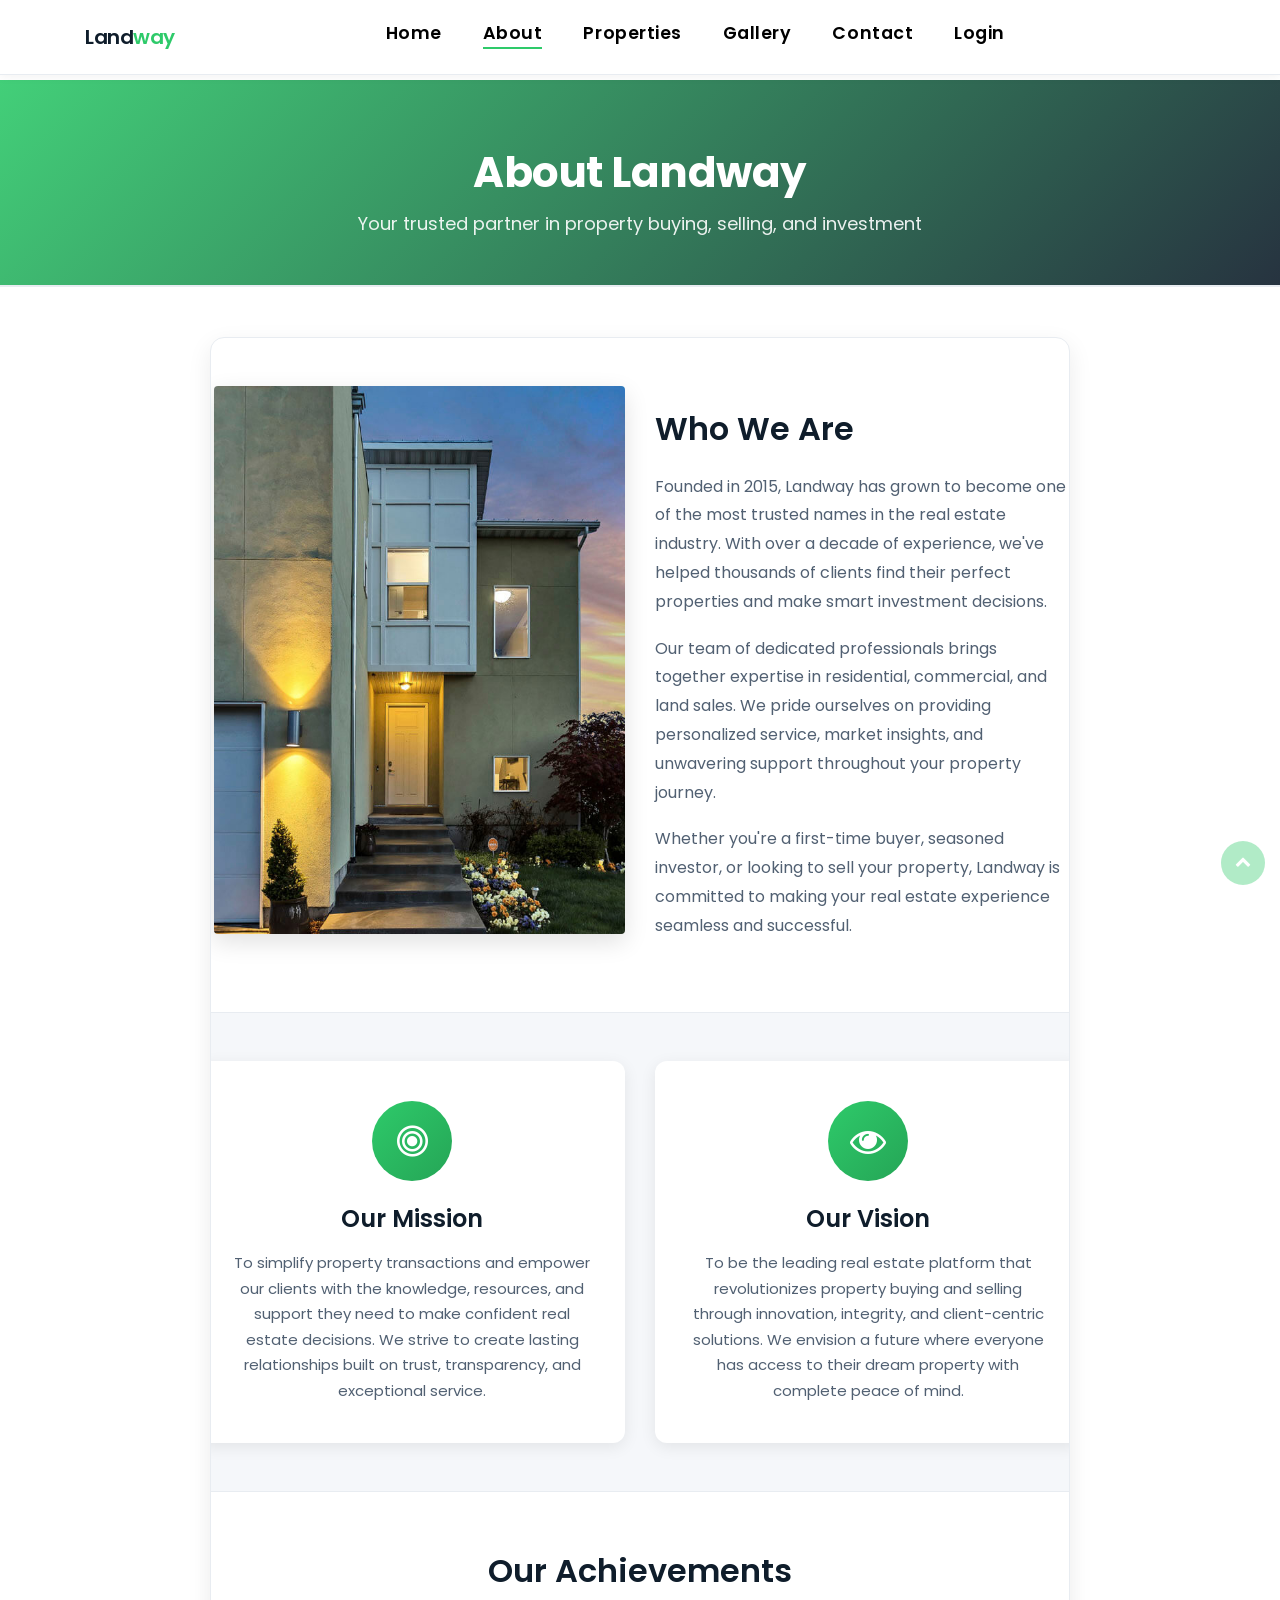
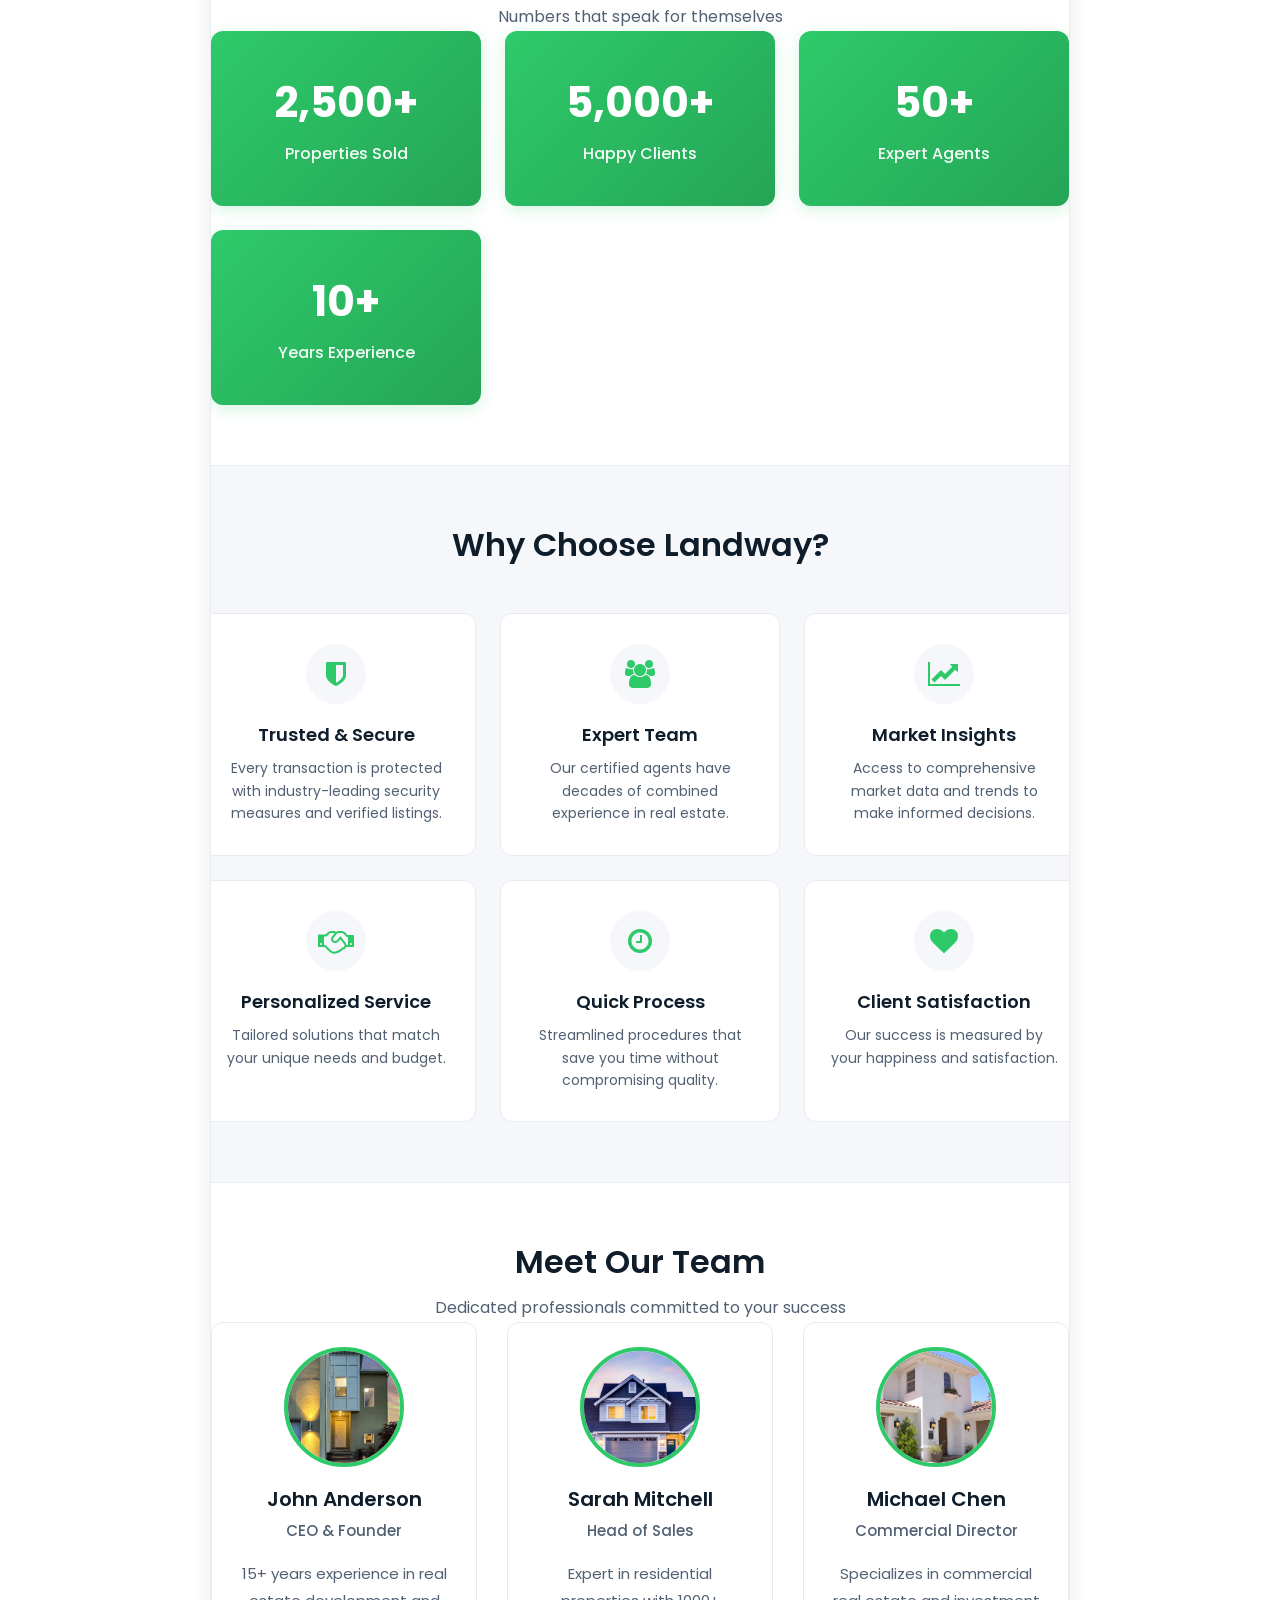
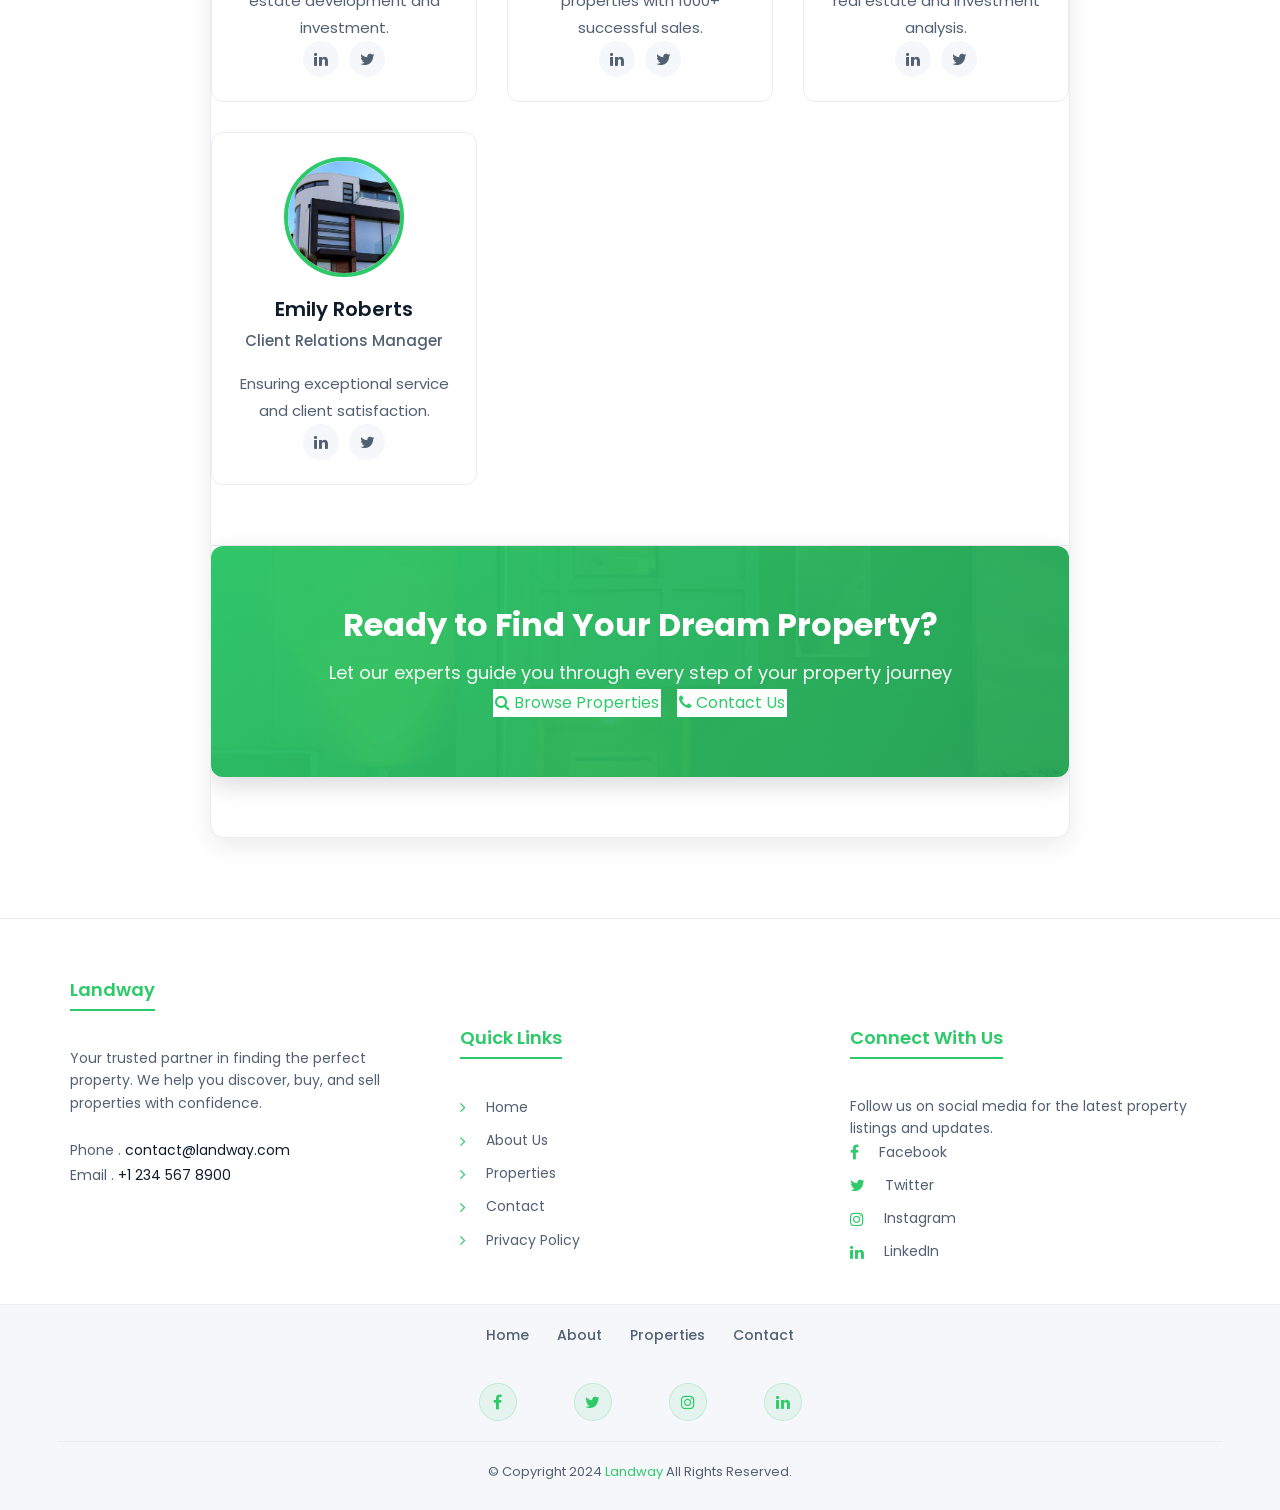
<file: Landway/about.html>
<!DOCTYPE html>
<html lang="en">
<head>
  <meta charset="utf-8">
  <title>About Us - Landway</title>
  <meta content="width=device-width, initial-scale=1.0" name="viewport">
  <meta content="" name="keywords">
  <meta content="" name="description">

  <!-- Google Font -->
  <link href="https://fonts.googleapis.com/css?family=Poppins:300,400,500,600,700" rel="stylesheet">

  <!-- Bootstrap CSS File -->
  <link href="lib/bootstrap/css/bootstrap.min.css" rel="stylesheet">

  <!-- Libraries CSS Files -->
  <link href="lib/font-awesome/css/font-awesome.min.css" rel="stylesheet">
  <link href="lib/animate/animate.min.css" rel="stylesheet">

  <!-- Main Stylesheet File -->
  <link href="css/style.css" rel="stylesheet">
</head>

<body class="policy-page">

  <!--/ Nav Star /-->
  <nav class="navbar navbar-default navbar-trans navbar-expand-lg fixed-top">
    <div class="container">
      <button class="navbar-toggler collapsed" type="button" data-toggle="collapse" data-target="#navbarDefault"
        aria-controls="navbarDefault" aria-expanded="false" aria-label="Toggle navigation">
        <span></span>
        <span></span>
        <span></span>
      </button>
      <a class="navbar-brand text-brand" href="index.html">Land<span class="color-b">way</span></a>
      <button type="button" class="btn btn-link nav-search navbar-toggle-box-collapse d-md-none" data-toggle="collapse"
        data-target="#navbarTogglerDemo01" aria-expanded="false">
        <span class="fa fa-search" aria-hidden="true"></span>
      </button>
      <div class="navbar-collapse collapse justify-content-center" id="navbarDefault">
        <ul class="navbar-nav">
          <li class="nav-item">
            <a class="nav-link" href="index.html">Home</a>
          </li>
          <li class="nav-item">
            <a class="nav-link active" href="about.html">About</a>
          </li>
          <li class="nav-item">
            <a class="nav-link" href="properties.html">Properties</a>
          </li>
          <li class="nav-item">
            <a class="nav-link" href="#gallery">Gallery</a>
          </li>
          <li class="nav-item">
            <a class="nav-link" href="contact.html">Contact</a>
          </li>
          <li class="nav-item">
            <a class="nav-link" href="login.html">Login</a>
          </li>
        </ul>
      </div>
    </div>
  </nav>
  <!--/ Nav End /-->

  <!--/ About Header /-->
  <section class="policy-header about-header">
    <div class="container">
      <div class="row">
        <div class="col-md-12">
          <h1>About Landway</h1>
          <p>Your trusted partner in property buying, selling, and investment</p>
        </div>
      </div>
    </div>
  </section>
  <!--/ About Header End /-->

  <!--/ About Content /-->
  <div class="policy-container">
    <article class="policy-article">

      <!-- Company Overview -->
      <section class="policy-section about-overview">
        <div class="row align-items-center">
          <div class="col-lg-6">
            <div class="about-image">
              <img src="img/property-1.jpg" alt="Landway Office" class="img-fluid rounded">
            </div>
          </div>
          <div class="col-lg-6">
            <h2>Who We Are</h2>
            <p>
              Founded in 2015, Landway has grown to become one of the most trusted names in the real estate industry. With over a decade of experience, we've helped thousands of clients find their perfect properties and make smart investment decisions.
            </p>
            <p>
              Our team of dedicated professionals brings together expertise in residential, commercial, and land sales. We pride ourselves on providing personalized service, market insights, and unwavering support throughout your property journey.
            </p>
            <p>
              Whether you're a first-time buyer, seasoned investor, or looking to sell your property, Landway is committed to making your real estate experience seamless and successful.
            </p>
          </div>
        </div>
      </section>

      <!-- Mission & Vision -->
      <section class="policy-section about-mission-vision">
        <div class="row">
          <div class="col-md-6">
            <div class="mission-card">
              <div class="mission-icon">
                <i class="fa fa-bullseye"></i>
              </div>
              <h3>Our Mission</h3>
              <p>
                To simplify property transactions and empower our clients with the knowledge, resources, and support they need to make confident real estate decisions. We strive to create lasting relationships built on trust, transparency, and exceptional service.
              </p>
            </div>
          </div>
          <div class="col-md-6">
            <div class="vision-card">
              <div class="vision-icon">
                <i class="fa fa-eye"></i>
              </div>
              <h3>Our Vision</h3>
              <p>
                To be the leading real estate platform that revolutionizes property buying and selling through innovation, integrity, and client-centric solutions. We envision a future where everyone has access to their dream property with complete peace of mind.
              </p>
            </div>
          </div>
        </div>
      </section>

      <!-- Stats Section -->
      <section class="policy-section about-stats">
        <h2 class="text-center">Our Achievements</h2>
        <p class="text-center stats-subtitle">Numbers that speak for themselves</p>
        <div class="stats-grid">
          <div class="stat-card">
            <div class="stat-number">2,500+</div>
            <div class="stat-label">Properties Sold</div>
          </div>
          <div class="stat-card">
            <div class="stat-number">5,000+</div>
            <div class="stat-label">Happy Clients</div>
          </div>
          <div class="stat-card">
            <div class="stat-number">50+</div>
            <div class="stat-label">Expert Agents</div>
          </div>
          <div class="stat-card">
            <div class="stat-number">10+</div>
            <div class="stat-label">Years Experience</div>
          </div>
        </div>
      </section>

      <!-- Why Choose Us -->
      <section class="policy-section about-why-choose">
        <h2>Why Choose Landway?</h2>
        <div class="why-choose-grid">
          <div class="why-item">
            <div class="why-icon">
              <i class="fa fa-shield"></i>
            </div>
            <h4>Trusted & Secure</h4>
            <p>Every transaction is protected with industry-leading security measures and verified listings.</p>
          </div>
          <div class="why-item">
            <div class="why-icon">
              <i class="fa fa-users"></i>
            </div>
            <h4>Expert Team</h4>
            <p>Our certified agents have decades of combined experience in real estate.</p>
          </div>
          <div class="why-item">
            <div class="why-icon">
              <i class="fa fa-line-chart"></i>
            </div>
            <h4>Market Insights</h4>
            <p>Access to comprehensive market data and trends to make informed decisions.</p>
          </div>
          <div class="why-item">
            <div class="why-icon">
              <i class="fa fa-handshake-o"></i>
            </div>
            <h4>Personalized Service</h4>
            <p>Tailored solutions that match your unique needs and budget.</p>
          </div>
          <div class="why-item">
            <div class="why-icon">
              <i class="fa fa-clock-o"></i>
            </div>
            <h4>Quick Process</h4>
            <p>Streamlined procedures that save you time without compromising quality.</p>
          </div>
          <div class="why-item">
            <div class="why-icon">
              <i class="fa fa-heart"></i>
            </div>
            <h4>Client Satisfaction</h4>
            <p>Our success is measured by your happiness and satisfaction.</p>
          </div>
        </div>
      </section>

      <!-- Team Section -->
      <section class="policy-section about-team">
        <h2>Meet Our Team</h2>
        <p class="team-subtitle">Dedicated professionals committed to your success</p>
        <div class="team-grid">
          <div class="team-member">
            <div class="team-photo">
              <img src="img/property-1.jpg" alt="John Anderson">
            </div>
            <h4>John Anderson</h4>
            <p class="team-role">CEO & Founder</p>
            <p class="team-bio">15+ years experience in real estate development and investment.</p>
            <div class="team-socials">
              <a href="#"><i class="fa fa-linkedin"></i></a>
              <a href="#"><i class="fa fa-twitter"></i></a>
            </div>
          </div>
          <div class="team-member">
            <div class="team-photo">
              <img src="img/property-2.jpg" alt="Sarah Mitchell">
            </div>
            <h4>Sarah Mitchell</h4>
            <p class="team-role">Head of Sales</p>
            <p class="team-bio">Expert in residential properties with 1000+ successful sales.</p>
            <div class="team-socials">
              <a href="#"><i class="fa fa-linkedin"></i></a>
              <a href="#"><i class="fa fa-twitter"></i></a>
            </div>
          </div>
          <div class="team-member">
            <div class="team-photo">
              <img src="img/property-4.jpg" alt="Michael Chen">
            </div>
            <h4>Michael Chen</h4>
            <p class="team-role">Commercial Director</p>
            <p class="team-bio">Specializes in commercial real estate and investment analysis.</p>
            <div class="team-socials">
              <a href="#"><i class="fa fa-linkedin"></i></a>
              <a href="#"><i class="fa fa-twitter"></i></a>
            </div>
          </div>
          <div class="team-member">
            <div class="team-photo">
              <img src="img/property-5.jpg" alt="Emily Roberts">
            </div>
            <h4>Emily Roberts</h4>
            <p class="team-role">Client Relations Manager</p>
            <p class="team-bio">Ensuring exceptional service and client satisfaction.</p>
            <div class="team-socials">
              <a href="#"><i class="fa fa-linkedin"></i></a>
              <a href="#"><i class="fa fa-twitter"></i></a>
            </div>
          </div>
        </div>
      </section>

      <!-- CTA Section -->
      <section class="policy-section about-cta">
        <div class="cta-banner">
          <h3>Ready to Find Your Dream Property?</h3>
          <p>Let our experts guide you through every step of your property journey</p>
          <div class="cta-buttons">
            <a href="properties.html" class="btn-b">
              <i class="fa fa-search"></i> Browse Properties
            </a>
            <a href="contact.html" class="btn-b">
              <i class="fa fa-phone"></i> Contact Us
            </a>
          </div>
        </div>
      </section>

    </article>
  </div>
  <!--/ About Content End /-->

  <!--/ footer Star /-->
  <section class="section-footer">
    <div class="container">
      <div class="row">
        <div class="col-sm-12 col-md-4">
          <div class="widget-a">
            <div class="w-header-a">
              <h3 class="w-title-a text-brand">Landway</h3>
            </div>
            <div class="w-body-a">
              <p class="w-text-a color-text-a">
                Your trusted partner in finding the perfect property. We help you discover, buy, and sell properties with confidence.
              </p>
            </div>
            <div class="w-footer-a">
              <ul class="list-unstyled">
                <li class="color-a">
                  <span class="color-text-a">Phone .</span> contact@landway.com</li>
                <li class="color-a">
                  <span class="color-text-a">Email .</span> +1 234 567 8900</li>
              </ul>
            </div>
          </div>
        </div>
        <div class="col-sm-12 col-md-4 section-md-t3">
          <div class="widget-a">
            <div class="w-header-a">
              <h3 class="w-title-a text-brand">Quick Links</h3>
            </div>
            <div class="w-body-a">
              <div class="w-body-a">
                <ul class="list-unstyled">
                  <li class="item-list-a">
                    <i class="fa fa-angle-right"></i> <a href="index.html">Home</a>
                  </li>
                  <li class="item-list-a">
                    <i class="fa fa-angle-right"></i> <a href="about.html">About Us</a>
                  </li>
                  <li class="item-list-a">
                    <i class="fa fa-angle-right"></i> <a href="properties.html">Properties</a>
                  </li>
                  <li class="item-list-a">
                    <i class="fa fa-angle-right"></i> <a href="contact.html">Contact</a>
                  </li>
                  <li class="item-list-a">
                    <i class="fa fa-angle-right"></i> <a href="policy.html">Privacy Policy</a>
                  </li>
                </ul>
              </div>
            </div>
          </div>
        </div>
        <div class="col-sm-12 col-md-4 section-md-t3">
          <div class="widget-a">
            <div class="w-header-a">
              <h3 class="w-title-a text-brand">Connect With Us</h3>
            </div>
            <div class="w-body-a">
              <p class="w-text-a color-text-a">
                Follow us on social media for the latest property listings and updates.
              </p>
              <ul class="list-unstyled">
                <li class="item-list-a">
                  <i class="fa fa-facebook"></i> <a href="#">Facebook</a>
                </li>
                <li class="item-list-a">
                  <i class="fa fa-twitter"></i> <a href="#">Twitter</a>
                </li>
                <li class="item-list-a">
                  <i class="fa fa-instagram"></i> <a href="#">Instagram</a>
                </li>
                <li class="item-list-a">
                  <i class="fa fa-linkedin"></i> <a href="#">LinkedIn</a>
                </li>
              </ul>
            </div>
          </div>
        </div>
      </div>
    </div>
  </section>
  <footer>
    <div class="container">
      <div class="row">
        <div class="col-md-12">
          <nav class="nav-footer">
            <ul class="list-inline">
              <li class="list-inline-item">
                <a href="index.html">Home</a>
              </li>
              <li class="list-inline-item">
                <a href="about.html">About</a>
              </li>
              <li class="list-inline-item">
                <a href="properties.html">Properties</a>
              </li>
              <li class="list-inline-item">
                <a href="contact.html">Contact</a>
              </li>
            </ul>
          </nav>
          <div class="socials-a">
            <ul class="list-inline">
              <li class="list-inline-item">
                <a href="#">
                  <i class="fa fa-facebook" aria-hidden="true"></i>
                </a>
              </li>
              <li class="list-inline-item">
                <a href="#">
                  <i class="fa fa-twitter" aria-hidden="true"></i>
                </a>
              </li>
              <li class="list-inline-item">
                <a href="#">
                  <i class="fa fa-instagram" aria-hidden="true"></i>
                </a>
              </li>
              <li class="list-inline-item">
                <a href="#">
                  <i class="fa fa-linkedin" aria-hidden="true"></i>
                </a>
              </li>
            </ul>
          </div>
          <div class="copyright-footer">
            <p class="copyright color-text-a">
              &copy; Copyright 2024
              <span class="color-a">Landway</span> All Rights Reserved.
            </p>
          </div>
        </div>
      </div>
    </div>
  </footer>
  <!--/ Footer End /-->

  <a href="#" class="back-to-top"><i class="fa fa-chevron-up"></i></a>

  <!-- JavaScript Libraries -->
  <script src="lib/jquery/jquery.min.js"></script>
  <script src="lib/jquery/jquery-migrate.min.js"></script>
  <script src="lib/popper/popper.min.js"></script>
  <script src="lib/bootstrap/js/bootstrap.min.js"></script>
  <script src="lib/easing/easing.min.js"></script>
  <script src="js/main.js"></script>

</body>
</html>
</file>
<file: Landway/css/style.css>
/*
  Theme Name: EstateAgency
  Theme URL: https://bootstrapmade.com/real-estate-agency-bootstrap-template/
  Author: BootstrapMade.com
  License: https://bootstrapmade.com/license/
*/

/*======================================
//--//-->   STYLES GENERALES
======================================*/

body {
  font-family: 'Poppins', sans-serif;
  color: #555555;
}

h1,
h2,
h3,
h4,
h5,
h6 {
  color: #000000;
}

a {
  color: #000000;
  transition: all .5s ease;
}

a:hover {
  color: #2eca6a;
  text-decoration: none;
}

.link-two {
  color: #000000;
  transition: all .5s ease;
}

.link-two:hover {
  text-decoration: underline;
  color: #000000;
}

.link-one {
  color: #000000;
  transition: all .5s ease;
}

.link-one:hover {
  color: #000000;
  text-decoration: none;
}

.link-icon {
  color: #000000;
  font-weight: 500;
}

.link-icon span {
  font-size: 14px;
  padding-left: 4px;
  vertical-align: middle;
}

.link-a {
  color: #ffffff;
  text-decoration: none;
}

.link-a:hover {
  color: #ffffff;
  text-decoration: none;
}

.link-a span {
  font-size: 18px;
  vertical-align: middle;
  margin-left: 5px;
}

.text-brand {
  color: #000000;
  font-size: 2rem;
  font-weight: 600;
}

.color-a {
  color: #000000;
}

.color-b {
  color: #2eca6a;
}

.color-d {
  color: #adadad;
}

.color-text-a {
  color: #555555;
}

.no-margin {
  margin: 0;
}

/*------/ Nav Pills  /------*/

.nav-pills-a.nav-pills .nav-link {
  color: #000000;
  position: relative;
  font-weight: 600;
}

.nav-pills-a.nav-pills .nav-link.active {
  background-color: transparent;
}

.nav-pills-a.nav-pills .nav-link.active:after {
  content: '';
  position: absolute;
  left: 0;
  bottom: -1px;
  width: 100%;
  height: 2px;
  background-color: #2eca6a;
  z-index: 2;
}

/*------/ Bg Image /------*/

.bg-image {
  background-repeat: no-repeat;
  background-attachment: fixed;
  background-size: cover;
  background-position: center center;
}

/*------/ List a /------*/

.list-a {
  display: inline-block;
  line-height: 2;
  padding: 0;
  list-style: none;
}

.list-a li {
  position: relative;
  width: 50%;
  float: left;
  padding-left: 25px;
  padding-right: 5px;
}

.list-a li:before {
  content: '';
  width: 10px;
  height: 2px;
  position: absolute;
  background-color: #313131;
  top: 15px;
  left: 0;
}

/*------/ Pagination-a /------*/

.pagination-a .pagination .page-link {
  margin: 0 .2rem;
  border-color: transparent;
  padding: .5rem .8rem;
  color: #000000;
}

.pagination-a .pagination .page-link:hover,
.pagination-a .pagination .page-link:active,
.pagination-a .pagination .page-link:focus {
  background-color: #2eca6a;
}

.pagination-a .pagination .page-link span {
  font-size: 1.2rem;
}

.pagination-a .pagination .next .page-link {
  padding: .4rem .9rem;
}

.pagination-a .pagination .page-item:last-child .page-link {
  border-top-right-radius: 0;
  border-bottom-right-radius: 0;
}

.pagination-a .pagination .page-item:first-child .page-link {
  border-top-left-radius: 0;
  border-bottom-left-radius: 0;
}

.pagination-a .pagination .page-item.disabled .page-link {
  padding: .4rem .9rem;
  color: #555555;
}

.pagination-a .pagination .page-item.active .page-link {
  background-color: #2eca6a;
}

.a {
  color: #2eca6a;
  font-size: 1.3rem;
}

/*------/ Icon Box /------*/

.icon-box .icon-box-icon {
  display: table-cell;
  vertical-align: top;
  font-size: 36px;
  color: #000000;
  width: 50px;
  padding-top: 8px;
}

.icon-box .icon-box-content {
  padding-top: 18px;
}

/*------/ Space Padding /------*/

.section-t8 {
  padding-top: 8rem;
}

.section-t4 {
  padding-top: 4rem;
}

.section-t3 {
  padding-top: 3rem;
}

.section-b2 {
  padding-bottom: 2rem;
}

.section-tb85 {
  padding: 8rem 0 5rem 0;
}

/*------/ Title /------*/

.title-wrap {
  padding-bottom: 4rem;
}

.title-a {
  font-size: 2.6rem;
  font-weight: 600;
}

.title-link {
  font-size: 1.2rem;
  font-weight: 300;
  padding-top: 1.2rem;
}

.title-link a {
  color: #313131;
}

.title-link span {
  font-size: 20px;
  padding-left: 4px;
  vertical-align: middle;
}

.title-box-d {
  padding-bottom: 1.8rem;
  margin-bottom: 1rem;
  position: relative;
}

.title-box-d .title-d {
  font-weight: 600;
  font-size: 2rem;
}

.title-box-d .title-d:after {
  content: '';
  position: absolute;
  width: 70px;
  height: 4px;
  background-color: #2eca6a;
  bottom: 20px;
  left: 0;
}

/*------/ Display Table & Table Cell /------*/

.display-table {
  width: 100%;
  height: 100%;
  display: table;
}

.table-cell {
  display: table-cell;
  vertical-align: middle;
}

/*------/ Ul Resect /------*/

.ul-resect ul,
.list-a ul,
.box-comments ul {
  list-style: none;
  padding-left: 0;
  margin-bottom: 0;
}

/*------/ Overlay /------*/

.overlay-a {
  background: linear-gradient(to bottom, rgba(0, 0, 0, 0) 0%, rgba(0, 0, 0, 0.2) 27%, rgba(0, 0, 0, 0.65) 90%);
}

.overlay {
  position: absolute;
  top: 0;
  left: 0px;
  padding: 0;
  height: 100%;
  width: 100%;
}

/*------/ Owl carousel /------*/

.owl-theme .owl-dots {
  text-align: center;
  margin-top: 18px;
}

.owl-theme .owl-dots .owl-dot {
  display: inline-block;
}

.owl-theme .owl-dots .owl-dot span {
  width: 16px;
  height: 9px;
  margin: 5px 5px;
  background: #000000;
  border: 0px solid #000000;
  display: block;
  transition: all 0.6s ease-in-out;
  cursor: pointer;
  border-radius: 0px;
}

.owl-theme .owl-dots .owl-dot:hover span {
  background-color: #2eca6a;
}

.owl-theme .owl-dots .owl-dot.active span {
  background-color: #2eca6a;
  width: 35px;
}

.owl-arrow .owl-nav {
  position: absolute;
  top: 0;
  right: 0;
  font-size: 1.8rem;
}

.owl-arrow .owl-nav .owl-prev,
.owl-arrow .owl-nav .owl-next {
  display: inline-block;
  transition: all 0.6s ease-in-out;
  color: #000000;
}

.owl-arrow .owl-nav .owl-prev.disabled,
.owl-arrow .owl-nav .owl-next.disabled {
  transition: all 0.6s ease-in-out;
  color: #adadad;
}

.owl-arrow .owl-nav .owl-next {
  margin-left: 15px;
}

.nav-arrow-a .owl-arrow .owl-nav {
  font-size: 1.8rem;
  margin-top: -110px;
}

.nav-arrow-a .owl-arrow .owl-nav .owl-next {
  margin-left: 15px;
}

.nav-arrow-b .owl-arrow .owl-nav {
  position: absolute;
  top: 0;
  right: 0;
  font-size: 1.2rem;
}

.nav-arrow-b .owl-arrow .owl-nav .owl-prev,
.nav-arrow-b .owl-arrow .owl-nav .owl-next {
  padding: .7rem 1.5rem !important;
  display: inline-block;
  transition: all 0.6s ease-in-out;
  color: #ffffff;
  background-color: #2eca6a;
  opacity: .9;
}

.nav-arrow-b .owl-arrow .owl-nav .owl-prev.disabled,
.nav-arrow-b .owl-arrow .owl-nav .owl-next.disabled {
  transition: all 0.6s ease-in-out;
  color: #ffffff;
}

.nav-arrow-b .owl-arrow .owl-nav .owl-prev:hover,
.nav-arrow-b .owl-arrow .owl-nav .owl-next:hover {
  background-color: #26a356;
}

.nav-arrow-b .owl-arrow .owl-nav .owl-next {
  margin-left: 0px;
}

/*------/ Socials /------*/

.socials-a .list-inline-item:not(:last-child) {
  margin-right: 25px;
}

/* Back to top button */

.back-to-top {
  position: fixed;
  display: none;
  background: #2eca6a;
  color: #fff;
  width: 44px;
  height: 44px;
  text-align: center;
  line-height: 1;
  font-size: 16px;
  border-radius: 50%;
  right: 15px;
  bottom: 15px;
  transition: background 0.5s;
  z-index: 11;
}

.back-to-top i {
  padding-top: 12px;
  color: #fff;
}

/* Prelaoder */

#preloader {
  position: fixed;
  top: 0;
  left: 0;
  right: 0;
  bottom: 0;
  z-index: 9999;
  overflow: hidden;
  background: #fff;
}

#preloader:before {
  content: "";
  position: fixed;
  top: calc(50% - 30px);
  left: calc(50% - 30px);
  border: 6px solid #f2f2f2;
  border-top: 6px solid #2eca6a;
  border-radius: 50%;
  width: 60px;
  height: 60px;
  -webkit-animation: animate-preloader 1s linear infinite;
  animation: animate-preloader 1s linear infinite;
}

@-webkit-keyframes animate-preloader {
  0% {
    -webkit-transform: rotate(0deg);
    transform: rotate(0deg);
  }

  100% {
    -webkit-transform: rotate(360deg);
    transform: rotate(360deg);
  }
}

@keyframes animate-preloader {
  0% {
    -webkit-transform: rotate(0deg);
    transform: rotate(0deg);
  }

  100% {
    -webkit-transform: rotate(360deg);
    transform: rotate(360deg);
  }
}

/*======================================
//--//-->   NAVBAR
======================================*/

.navbar-default {
  transition: all .5s ease-in-out;
  background-color: #ffffff;
  padding-top: 28px;
  padding-bottom: 28px;
  -webkit-backface-visibility: hidden;
  backface-visibility: hidden;
  box-shadow: 1px 2px 15px rgba(100, 100, 100, 0.3);
}

.navbar-default .nav-search {
  color: #000000;
  font-size: 1.5rem;
}

.navbar-default.navbar-reduce {
  box-shadow: 1px 2px 15px rgba(100, 100, 100, 0.3);
}

.navbar-default.navbar-trans,
.navbar-default.navbar-reduce {
  -webkit-backface-visibility: hidden;
  backface-visibility: hidden;
}

.navbar-default.navbar-trans .nav-item,
.navbar-default.navbar-reduce .nav-item {
  position: relative;
  padding-right: 10px;
  padding-bottom: 8px;
  margin-left: 0;
}

.navbar-default.navbar-trans .nav-link,
.navbar-default.navbar-reduce .nav-link {
  font-size: 1.1rem;
  color: #000000;
  font-weight: 600;
  letter-spacing: 0.030em;
  transition: all 0.1s ease-in-out;
  position: relative;
  padding-left: 0;
  padding-right: 0;
}

.navbar-default.navbar-trans .nav-link:before,
.navbar-default.navbar-reduce .nav-link:before {
  content: '';
  position: absolute;
  bottom: 5px;
  left: 0;
  width: 100%;
  height: 2px;
  z-index: 0;
  background-color: #2eca6a;
  -webkit-transform: scaleX(0);
  transform: scaleX(0);
  -webkit-transform-origin: right;
  transform-origin: right;
  transition: opacity .2s ease-out 0.3s, -webkit-transform .2s ease-out;
  transition: transform .2s ease-out, opacity .2s ease-out 0.3s;
  transition: transform .2s ease-out, opacity .2s ease-out 0.3s, -webkit-transform .2s ease-out;
}

.navbar-default.navbar-trans .nav-link:hover,
.navbar-default.navbar-reduce .nav-link:hover {
  color: #000000;
}

.navbar-default.navbar-trans .nav-link:hover:before,
.navbar-default.navbar-reduce .nav-link:hover:before {
  -webkit-transform: scaleX(1);
  transform: scaleX(1);
  -webkit-transform-origin: left;
  transform-origin: left;
}

.navbar-default.navbar-trans .show > .nav-link:before,
.navbar-default.navbar-trans .active > .nav-link:before,
.navbar-default.navbar-trans .nav-link.show:before,
.navbar-default.navbar-trans .nav-link.active:before,
.navbar-default.navbar-reduce .show > .nav-link:before,
.navbar-default.navbar-reduce .active > .nav-link:before,
.navbar-default.navbar-reduce .nav-link.show:before,
.navbar-default.navbar-reduce .nav-link.active:before {
  -webkit-transform: scaleX(1);
  transform: scaleX(1);
}

.navbar-default.navbar-trans .nav-link:before {
  background-color: #2eca6a;
}

.navbar-default.navbar-trans .nav-link:hover {
  color: #000000;
}

.navbar-default.navbar-trans .show > .nav-link,
.navbar-default.navbar-trans .active > .nav-link,
.navbar-default.navbar-trans .nav-link.show,
.navbar-default.navbar-trans .nav-link.active {
  color: #000000;
}

.navbar-default.navbar-reduce {
  transition: all .5s ease-in-out;
  padding-top: 19px;
  padding-bottom: 19px;
}

.navbar-default.navbar-reduce .nav-link {
  color: #000000;
}

.navbar-default.navbar-reduce .nav-link:before {
  background-color: #2eca6a;
}

.navbar-default.navbar-reduce .nav-link:hover {
  color: #000000;
}

.navbar-default.navbar-reduce .show > .nav-link,
.navbar-default.navbar-reduce .active > .nav-link,
.navbar-default.navbar-reduce .nav-link.show,
.navbar-default.navbar-reduce .nav-link.active {
  color: #000000;
}

.navbar-default.navbar-reduce .navbar-brand {
  color: #000000;
}

.navbar-default .dropdown .dropdown-menu {
  border-top: 0;
  border-left: 4px solid #2eca6a;
  border-right: 0;
  border-bottom: 0;
  -webkit-transform: translate3d(0px, -40px, 0px);
  transform: translate3d(0px, -40px, 0px);
  opacity: 0;
  filter: alpha(opacity=0);
  visibility: hidden;
  transition: all 0.5s cubic-bezier(0.3, 0.65, 0.355, 1) 0s, opacity 0.31s ease 0s, height 0s linear 0.36s;
  margin: 0;
  border-radius: 0;
  padding: 12px 0;
}

.navbar-default .dropdown .dropdown-menu .dropdown-item {
  padding: 12px 18px;
  transition: all 500ms ease;
  font-weight: 600;
  min-width: 220px;
}

.navbar-default .dropdown .dropdown-menu .dropdown-item:hover {
  background-color: #ffffff;
  color: #2eca6a;
  transition: all 500ms ease;
}

.navbar-default .dropdown .dropdown-menu .dropdown-item.active {
  background-color: #ffffff;
  color: #2eca6a;
}

.navbar-default .dropdown:hover .dropdown-menu {
  -webkit-transform: translate3d(0px, 0px, 0px);
  transform: translate3d(0px, 0px, 0px);
  visibility: visible;
  opacity: 1;
  filter: alpha(opacity=1);
}

/*------/ Hamburger Navbar /------*/

.navbar-toggler {
  position: relative;
}

.navbar-toggler:focus,
.navbar-toggler:active {
  outline: 0;
}

.navbar-toggler span {
  display: block;
  background-color: #000000;
  height: 3px;
  width: 25px;
  margin-top: 4px;
  margin-bottom: 4px;
  -webkit-transform: rotate(0deg);
  transform: rotate(0deg);
  left: 0;
  opacity: 1;
}

.navbar-toggler span:nth-child(1),
.navbar-toggler span:nth-child(3) {
  transition: -webkit-transform .35s ease-in-out;
  transition: transform .35s ease-in-out;
  transition: transform .35s ease-in-out, -webkit-transform .35s ease-in-out;
}

.navbar-toggler:not(.collapsed) span:nth-child(1) {
  position: absolute;
  left: 12px;
  top: 10px;
  -webkit-transform: rotate(135deg);
  transform: rotate(135deg);
  opacity: 0.9;
}

.navbar-toggler:not(.collapsed) span:nth-child(2) {
  height: 12px;
  visibility: hidden;
  background-color: transparent;
}

.navbar-toggler:not(.collapsed) span:nth-child(3) {
  position: absolute;
  left: 12px;
  top: 10px;
  -webkit-transform: rotate(-135deg);
  transform: rotate(-135deg);
  opacity: 0.9;
}

/*======================================
//--//-->   BOX COLAPSE
======================================*/

.box-collapse {
  position: fixed;
  top: 0;
  bottom: 0;
  right: 0;
  width: 100%;
  z-index: 1040;
  background-color: #ffffff;
  -webkit-transform: translateX(100%);
  transform: translateX(100%);
  transition: all 0.6s ease;
}

.box-collapse .title-box-d {
  top: 30px;
  left: 60px;
  opacity: 0;
  transition: all 1s ease;
  transition-delay: .3s;
}

.box-collapse-wrap {
  opacity: 0;
  position: absolute;
  left: 0;
  top: 6.5rem;
  bottom: 5rem;
  padding-left: 10%;
  padding-right: 10%;
  overflow-x: hidden;
  overflow-y: auto;
  margin: 0;
  -webkit-transform: translateY(3rem);
  transform: translateY(3rem);
  transition: opacity 0.5s 0.5s ease, -webkit-transform 0.5s 0.5s ease;
  transition: transform 0.5s 0.5s ease, opacity 0.5s 0.5s ease;
  transition: transform 0.5s 0.5s ease, opacity 0.5s 0.5s ease, -webkit-transform 0.5s 0.5s ease;
}

.box-collapse-open .click-closed {
  visibility: visible;
}

.box-collapse-open .box-collapse {
  -webkit-transform: translateX(0);
  transform: translateX(0);
  box-shadow: 0 0 65px rgba(0, 0, 0, 0.07);
  opacity: 1;
}

.box-collapse-open .box-collapse .title-box-d {
  -webkit-transform: translate(0);
  transform: translate(0);
  opacity: 1;
}

.box-collapse-open .box-collapse-wrap {
  -webkit-transform: translate(0);
  transform: translate(0);
  opacity: 1;
}

.box-collapse-closed .box-collapse {
  opacity: .7;
  transition-delay: 0s;
}

.box-collapse-closed .box-collapse .title-box-d {
  opacity: 0;
  transition-delay: 0s;
}

.box-collapse-closed .box-collapse .form-a {
  opacity: 0;
  transition-delay: 0s;
}

.click-closed {
  position: fixed;
  top: 0;
  left: 0;
  width: 100%;
  height: 100%;
  visibility: hidden;
  z-index: 1035;
  background-color: #000000;
  opacity: .4;
}

.close-box-collapse {
  position: absolute;
  z-index: 1050;
  top: 2rem;
  font-size: 3.5rem;
  line-height: 1;
  color: #000000;
  cursor: pointer;
  transition: all 0.3s ease;
}

.right-boxed {
  right: 4.2857rem;
}

/*======================================
//--//-->   INTRO
======================================*/

.intro {
  height: 100vh;
  position: relative;
  color: #ffffff;
}

.intro .owl-theme .owl-dots {
  position: absolute;
  bottom: 70px;
  right: 50px;
}

.intro .owl-theme .owl-dots .owl-dot span {
  background: #ffffff;
  border: 0px solid #ffffff;
}

.intro .owl-theme .owl-dots .owl-dot:hover span {
  background-color: #2eca6a;
}

.intro .owl-theme .owl-dots .owl-dot.active span {
  background-color: #2eca6a;
}

.intro .intro-item {
  padding-top: 2rem;
}

.intro .carousel-item-a {
  position: relative;
  height: 100vh;
}

.intro .carousel-item-a.bg-image {
  background-attachment: scroll;
}

.intro .intro-content {
  position: absolute;
}

.intro .intro-body {
  padding-left: 1rem;
}

.intro .intro-body .price-a {
  color: #ffffff;
  padding: 1rem 1.5rem;
  border: 2px solid #2eca6a;
  border-radius: 50px;
  text-transform: uppercase;
  letter-spacing: 0.030em;
}

.intro .spacial {
  -webkit-animation-delay: .2s;
  animation-delay: .2s;
  color: #ffffff;
}

.intro .intro-title-top {
  -webkit-animation-delay: .6s;
  animation-delay: .6s;
  margin-bottom: 1rem;
  font-size: .9rem;
  color: #ffffff;
  letter-spacing: .05em;
}

.intro .intro-title {
  transition-duration: 9s !important;
  color: #ffffff;
  font-weight: 700;
  font-size: 2.8rem;
  text-transform: uppercase;
}

.intro .intro-subtitle {
  font-size: 1.5rem;
  font-weight: 300;
}

.intro .intro-subtitle.intro-price {
  padding-top: 1rem;
  font-size: 1.2rem;
}

/*------/ Intro Single /------*/

.intro-single {
  padding: 12rem 0 3rem;
}

.intro-single .title-single-box {
  padding: 1rem 0 1rem 2rem;
}

.intro-single .title-single-box {
  border-left: 3px solid #2eca6a;
}

.intro-single .title-single-box .title-single {
  font-weight: 600;
  font-size: 2.2rem;
}

.intro-single .breadcrumb-box {
  padding: 1rem 0 0 .5rem;
}

.intro-single .breadcrumb {
  background-color: transparent;
  padding-right: 0;
  padding-left: 0;
}

/*======================================
//--//-->   CARD GENERAL
======================================*/

.card-box-a,
.card-box-b,
.card-box-d {
  position: relative;
  overflow: hidden;
  -webkit-backface-visibility: hidden;
  backface-visibility: hidden;
}

.card-box-a .img-a,
.card-box-a .img-b,
.card-box-b .img-a,
.card-box-b .img-b {
  transition: .8s all ease-in-out;
}

.card-overlay {
  position: absolute;
  width: 100%;
  height: 100%;
  top: 0;
  left: 0;
}

.card-shadow {
  -webkit-backface-visibility: hidden;
  backface-visibility: hidden;
}

.card-shadow:before {
  content: ' ';
  position: absolute;
  top: 0;
  left: 0;
  width: 100%;
  height: 100%;
  z-index: 1;
  background: linear-gradient(to bottom, rgba(0, 0, 0, 0) 0%, rgba(0, 0, 0, 0.2) 27%, rgba(0, 0, 0, 0.65) 90%);
}

/*======================================
//--//-->   PROPERTY - CARD-A
======================================*/

.card-overlay-a-content {
  transition: all .5s ease-in;
  position: absolute;
  width: 100%;
  bottom: 0px;
  z-index: 2;
}

.card-header-a {
  padding: 0 1rem;
}

.card-header-a .card-title-a {
  color: #ffffff;
  margin-bottom: 0;
  padding-bottom: .7rem;
}

.card-header-a .card-title-a a {
  color: #ffffff;
  text-decoration: none;
}

.card-body-a {
  z-index: 2;
  transition: all .5s ease-in;
  padding: 0rem 1rem 2rem 1rem;
}

.card-body-a .price-box {
  padding-bottom: .5rem;
}

.price-a {
  color: #ffffff;
  padding: .6rem .8rem;
  border: 2px solid #2eca6a;
  border-radius: 50px;
  text-transform: uppercase;
  letter-spacing: 0.030em;
}

.card-footer-a {
  width: 100%;
  position: absolute;
  z-index: 2;
  background-color: #2eca6a;
}

.card-info {
  list-style: none;
  margin-bottom: 0;
  padding: .5rem 0;
}

.card-info .card-info-title {
  font-size: 1rem;
  color: #313131;
}

.card-info li span {
  color: #ffffff;
  font-size: .9rem;
}

/*------/ Property Grid /-----*/

.property-grid .grid-option {
  text-align: right;
  margin-bottom: 2rem;
}

.property-grid .grid-option .custom-select {
  border-radius: 0;
  width: 200px;
  border-color: #313131;
}

.property-grid .grid-option .custom-select:hover,
.property-grid .grid-option .custom-select:active,
.property-grid .grid-option .custom-select:focus {
  border-color: #313131;
}

.property-grid .grid-option .custom-select option {
  border-color: #313131;
}

/*------/ Property Single /-----*/

.gallery-property {
  margin-bottom: 3rem;
}

.property-price {
  margin: 0 auto;
}

.property-price .card-header-c {
  padding: 0;
}

.summary-list {
  padding-right: 1rem;
  color: #000000;
}

.summary-list .list {
  padding: 0;
  line-height: 2;
}

.summary-list .list span {
  color: #555555;
}

.property-agent .title-agent {
  font-weight: 600;
}

.property-agent ul {
  line-height: 2;
  color: #000000;
}

.property-agent .socials-a {
  text-align: center;
}

/*======================================
//--//-->   NEWS - CARD-B
======================================*/

.card-header-b {
  padding: 1rem;
  color: #ffffff;
  position: absolute;
  bottom: 20px;
  z-index: 2;
}

.card-header-b .category-b {
  font-size: .9rem;
  background-color: #2eca6a;
  padding: .3rem .7rem;
  color: #313131;
  letter-spacing: 0.030em;
  border-radius: 50px;
  text-decoration: none;
}

.card-header-b .title-2 {
  margin-bottom: 0;
  padding: .6rem 0;
  font-size: 1.5rem;
}

.card-header-b .title-2 a {
  color: #ffffff;
  text-decoration: none;
}

.card-header-b .date-b {
  color: #d8d8d8;
  font-size: 1rem;
}

/*------/ News Single /------*/

.post-information {
  padding: 3rem 0;
}

.post-content {
  font-size: 1.1rem;
  font-weight: 300;
  line-height: 1.6;
}

.post-content .post-intro {
  font-size: 1.7rem;
  font-weight: 300;
  margin-bottom: 4rem;
  line-height: 1.6;
  color: #000000;
  font-weight: 400;
}

.post-content p {
  margin-bottom: 1.7rem;
}

.post-content .blockquote {
  padding: 1rem 3rem 1.7rem 3rem;
  border-left: 3px solid #2eca6a;
  color: #000000;
}

.post-content .blockquote footer {
  text-align: left;
  padding: 0;
}

.post-footer {
  padding: 3rem 0 4rem;
}

.post-share .socials {
  display: inline-block;
}

.post-share .socials li {
  margin-left: .6rem;
}

/*------/ Comments /------*/

.box-comments .list-comments li {
  padding-bottom: 3.5rem;
}

.box-comments .list-comments .comment-avatar {
  display: table-cell;
  vertical-align: top;
}

.box-comments .list-comments .comment-avatar img {
  width: 80px;
  height: 80px;
}

.box-comments .list-comments .comment-author {
  font-size: 1.3rem;
}

.box-comments .list-comments .comment-details {
  display: table-cell;
  vertical-align: top;
  padding-left: 25px;
}

.box-comments .list-comments .comment-description {
  padding: .8rem 0 .5rem 0;
}

.box-comments .list-comments a {
  color: #000000;
}

.box-comments .list-comments span {
  display: block;
  color: #2B2A2A;
  font-style: italic;
}

.box-comments .comment-children {
  margin-left: 40px;
}

/*======================================
//--//-->   SERVICES - CARD-C
======================================*/

.card-box-c {
  position: relative;
}

.card-header-c {
  padding: 0 1rem 1rem 1rem;
}

.card-body-c {
  padding: .5rem .5rem 0 .5rem;
}

.card-footer-c {
  padding-left: .5rem;
}

.card-box-ico {
  padding: 1rem 3rem 1rem 2.5rem;
  border: 5px solid #2eca6a;
}

.card-box-ico span {
  font-size: 4rem;
  color: #000000;
}

.title-c {
  font-size: 2.5rem;
  font-weight: 600;
  margin-left: -40px;
}

/*======================================
//--//-->   AGENTS - CARD-D
======================================*/

.card-box-d .card-overlay-hover {
  transition: all .2s ease-in-out;
  padding: 15px 40px 15px 35px;
}

.card-box-d .title-d {
  transition: .3s ease-in-out;
  font-size: 2rem;
  font-weight: 600;
  margin: 1rem 0;
  -webkit-transform: translateY(-20px);
  transform: translateY(-20px);
  opacity: 0;
}

.card-box-d .content-d {
  opacity: 0;
  transition: .5s ease-in-out;
  -webkit-transform: translateY(-40px);
  transform: translateY(-40px);
}

.card-box-d .info-agents {
  opacity: 0;
  transition: .5s ease-in-out;
}

.card-box-d .card-footer-d {
  transition: .5s ease-in-out;
  -webkit-transform: translateY(40px);
  transform: translateY(40px);
  opacity: 0;
  position: absolute;
  width: 100%;
  bottom: 10px;
  left: 0;
}

.card-box-d .list-inline-item:not(:last-child) {
  margin-right: 25px;
}

.card-box-d:hover .card-overlay-hover {
  background-color: #2eca6a;
  opacity: .9;
}

.card-box-d:hover .title-d,
.card-box-d:hover .content-d,
.card-box-d:hover .info-agents,
.card-box-d:hover .card-footer-d {
  opacity: 1;
  -webkit-transform: translateY(0);
  transform: translateY(0);
}

/*------/ Agent Single /------*/

.agent-info-box .socials-footer {
  margin-top: 2rem;
}

.agent-info-box .socials-footer li {
  margin-right: 1.5rem;
}

/*======================================
//--//-->   ABOUT
======================================*/

.section-about .title-vertical {
  position: absolute;
  letter-spacing: 0;
  -webkit-transform: rotate(-90deg);
  transform: rotate(-90deg);
  top: 50px;
  text-align: left;
  font-size: 1.8rem;
  width: 300px;
  font-weight: 700;
  text-align: right;
}

.about-img-box {
  padding-left: 1rem;
  position: relative;
}

.sinse-box {
  background-color: #2eca6a;
  padding: 1rem 2rem;
  position: absolute;
  left: 15px;
  bottom: 10px;
}

.sinse-box .sinse-title {
  font-weight: 700;
  letter-spacing: 0.043em;
  font-size: 1rem;
}

.sinse-box .sinse-title span {
  position: absolute;
}

.sinse-box .sinse-title span:after {
  content: ' ';
  width: 35px;
  height: 2px;
  background-color: #000000;
  position: absolute;
  bottom: -15px;
}

.sinse-box p {
  margin-bottom: 0;
  font-size: .7rem;
}

/*======================================
//--//-->   TESTIMONIALS
======================================*/

.testimonials-box {
  padding: 1rem 0;
}

.testimonials-box .testimonial-avatar {
  width: 80px !important;
  display: -webkit-inline-box !important;
  display: -webkit-inline-flex !important;
  display: -ms-inline-flexbox !important;
  display: inline-flex !important;
  border-radius: 50%;
}

.testimonial-ico {
  text-align: center;
}

.testimonial-ico span {
  font-size: 1.8rem;
  background-color: #2eca6a;
  color: #ffffff;
  padding: .4rem 1rem;
  border-radius: 50px;
}

.testimonial-text {
  font-style: italic;
  margin-top: 25px;
  padding: 1.5rem 1.5rem;
  background-color: #f3f3f3;
  position: relative;
}

.testimonial-text:after {
  content: "";
  position: absolute;
  top: 100%;
  left: 25px;
  width: 0px;
  height: 0px;
  border-top: 15px solid #f3f3f3;
  border-left: 15px solid transparent;
  border-right: 15px solid transparent;
}

.testimonial-author-box {
  margin-top: 2rem;
}

.testimonial-author {
  margin-left: 1rem;
  display: -webkit-inline-box;
  display: -webkit-inline-flex;
  display: -ms-inline-flexbox;
  display: inline-flex;
  font-size: 1.2rem;
  color: #000000;
}

/*======================================
//--//-->   FOOTER
======================================*/

.section-footer {
  padding-top: 60px;
  margin-top: 60px;
  background: #f3f3f3;
}

.section-footer ul {
  line-height: 2;
}

.section-footer .item-list-a i {
  font-size: 18px;
  padding-right: 4px;
  color: #2eca6a;
}

.section-footer .widget-a .w-title-a {
  margin-bottom: 1rem;
}

footer {
  background: #f3f3f3;
  text-align: center;
  padding: 30px 0;
}

footer .copyright-footer {
  border-top: 1px solid #ddd;
  padding-top: 20px;
}

footer .credits {
  font-size: 14px;
}

/*======================================
//--//-->   FORM INPUT
======================================*/

.form-a #sendmessage {
  color: #2eca6a;
  border: 1px solid #26a356;
  display: none;
  text-align: center;
  padding: 15px;
  font-weight: 600;
  margin-bottom: 15px;
}

.form-a #errormessage {
  color: red;
  display: none;
  border: 1px solid red;
  text-align: center;
  padding: 15px;
  font-weight: 600;
  margin-bottom: 15px;
}

.form-a #sendmessage.show,
.form-a #errormessage.show,
.form-a .show {
  display: block;
}

.form-a .validation {
  color: red;
  display: none;
  margin: 4px 0 20px 0;
  font-weight: 400;
  font-size: 13px;
}

.form-a label {
  color: #000000;
  position: relative;
}

.form-a select.form-control-lg:not([size]):not([multiple]) {
  height: 3.5rem;
}

.form-a .form-control {
  border-radius: 0;
  font-size: 1.1rem;
  font-weight: 300;
}

.form-a .form-control.form-control-a {
  height: 3.5rem;
}

.form-a .form-control:focus {
  box-shadow: none;
  border-color: #2eca6a;
}

/*======================================
//--//-->   BUTTON
======================================*/

.btn {
  transition: .5s ease;
}

.btn.btn-a,
.btn.btn-b {
  border-radius: 0;
  padding: 1rem 3rem;
  letter-spacing: .05rem;
}

.btn.btn-a {
  background-color: #000000;
  color: #ffffff;
}

.btn.btn-a:hover {
  background-color: #2eca6a;
  color: #000000;
}

.btn.btn-b {
  background-color: #2eca6a;
  color: #000000;
}

.btn.btn-b:hover {
  background-color: #000000;
  color: #ffffff;
}

.btn.btn-b-n {
  background-color: #2eca6a;
  color: #ffffff;
  border-radius: 0;
}

.btn.btn-b-n:hover {
  background-color: #26a356;
  color: #ffffff;
}

/*======================================
//--//-->   LOGIN PAGE - CLEAN & MODERN
======================================*/

/* Page Background & Layout */
body.login-page {
  background: #ffffff;
  padding-top: 80px;
  color: #0f1d2b;
}

/* Policy Header Styling */
.policy-header {
  background: linear-gradient(135deg, #f5f7fa 0%, #e8ecf1 100%);
  color: #0f1d2b;
  padding: 60px 20px;
  text-align: center;
  margin-bottom: 50px;
  border-bottom: 1px solid #e8ecf1;
}

.policy-header h1 {
  font-size: 42px;
  font-weight: 700;
  margin-bottom: 12px;
  letter-spacing: -0.5px;
  color: #0f1d2b;
}

.policy-header .lead {
  font-size: 18px;
  font-weight: 400;
  color: #516072;
  margin: 0;
}

/* Container for centered content */
.policy-container {
  max-width: 900px;
  margin: 0 auto 80px;
  padding: 0 20px;
}

/* Article card styling */
.policy-article {
  background: #ffffff;
  border-radius: 14px;
  overflow: hidden;
  box-shadow: 0 8px 24px rgba(0, 0, 0, 0.08);
  border: 1px solid #e8ecf1;
}

/* Section padding and borders */
.policy-section {
  padding: 40px;
  border-bottom: 1px solid #e8ecf1;
}

.policy-section:last-child {
  border-bottom: none;
}

.policy-section-title {
  font-size: 24px;
  font-weight: 600;
  color: #0f1d2b;
  margin-bottom: 30px;
  padding-bottom: 12px;
  border-bottom: 3px solid #2eca6a;
  display: inline-block;
}

/* Form styling for login */
.form-a {
  margin: 0;
}

.form-a .form-group {
  margin-bottom: 24px;
}

.form-a label {
  display: block;
  font-weight: 600;
  color: #0f1d2b;
  margin-bottom: 8px;
  font-size: 14px;
}

.form-a .form-control {
  border-radius: 8px;
  border: 1px solid #e8ecf1;
  padding: 12px 14px;
  font-size: 14px;
  color: #0f1d2b;
  font-family: 'Poppins', sans-serif;
  height: auto;
  transition: all 0.2s ease;
}

.form-a .form-control:focus {
  border-color: #2eca6a;
  box-shadow: 0 0 0 3px rgba(46, 202, 106, 0.1);
  outline: none;
}

.form-a .form-control.form-control-a {
  height: auto;
  border-radius: 8px;
  padding: 12px 14px;
  font-size: 14px;
}

/* Checkbox and radio styling */
.form-a .form-check {
  padding: 0;
  margin: 16px 0;
}

.form-a .form-check-input {
  width: 18px;
  height: 18px;
  margin-right: 8px;
  cursor: pointer;
  accent-color: #2eca6a;
  border: 1px solid #c9d6e4;
  border-radius: 4px;
}

.form-a .form-check-input:hover {
  border-color: #2eca6a;
}

.form-a .form-check-input:checked {
  background-color: #2eca6a;
  border-color: #2eca6a;
}

.form-a .form-check-label {
  color: #516072;
  font-weight: 500;
  margin: 0;
  cursor: pointer;
  user-select: none;
  padding-left: 4px;
}

/* Message styling */
.form-a #sendmessage {
  color: #155724;
  border: 1px solid #c3e6cb;
  background-color: #d4edda;
  display: none;
  text-align: center;
  padding: 14px;
  font-weight: 600;
  margin-bottom: 20px;
  border-radius: 6px;
}

.form-a #errormessage {
  color: #721c24;
  border: 1px solid #f5c6cb;
  background-color: #f8d7da;
  display: none;
  text-align: center;
  padding: 14px;
  font-weight: 600;
  margin-bottom: 20px;
  border-radius: 6px;
}

.form-a #sendmessage.show,
.form-a #errormessage.show,
.form-a .show {
  display: block;
  animation: slideDown 0.3s ease;
}

@keyframes slideDown {
  from {
    opacity: 0;
    transform: translateY(-10px);
  }
  to {
    opacity: 1;
    transform: translateY(0);
  }
}

/* Validation error styling */
.form-a .validation {
  color: #d9534f;
  display: none;
  margin: 4px 0 20px 0;
  font-weight: 400;
  font-size: 13px;
}

.form-a .validation.show {
  display: block;
}

/* Button styling */
.btn {
  transition: all 0.3s ease;
  border-radius: 8px;
  padding: 12px 24px;
  font-weight: 600;
  font-size: 14px;
  border: none;
  cursor: pointer;
}

.btn.btn-b {
  background-color: #2eca6a;
  color: #ffffff;
  border-radius: 8px;
  padding: 14px 32px;
  letter-spacing: 0.05rem;
  width: 100%;
}

.btn.btn-b:hover {
  background-color: #26a356;
  color: #ffffff;
  transform: translateY(-2px);
  box-shadow: 0 6px 16px rgba(46, 202, 106, 0.3);
}

.btn.btn-b:active {
  transform: translateY(0);
  box-shadow: 0 2px 8px rgba(46, 202, 106, 0.2);
}

.btn-block {
  display: block;
  width: 100%;
}

/* Row and column styling for Remember & Forgot password */
.row {
  display: flex;
  flex-wrap: wrap;
  margin: -12px;
}

.col-6 {
  flex: 0 0 50%;
  padding: 12px;
}

.text-right {
  text-align: right;
}

/* Footer styling */
.section-footer {
  padding: 60px 20px;
  margin: 60px 0 0 0;
  background: #f5f7fa;
  border-top: 1px solid #e8ecf1;
}

.section-footer .container {
  max-width: 1200px;
  margin: 0 auto;
}

.section-footer .row {
  margin: 0;
}

.section-footer .col-sm-12 {
  flex: 0 0 100%;
  padding: 0;
}

.section-footer .col-md-4 {
  flex: 0 0 33.333%;
  padding: 0 15px;
}

.section-footer .section-md-t3 {
  padding-top: 3rem;
}

.section-footer .widget-a {
  margin-bottom: 2rem;
}

.section-footer .w-header-a {
  margin-bottom: 1.5rem;
}

.section-footer .w-title-a {
  font-size: 18px;
  font-weight: 600;
  color: #0f1d2b;
  margin: 0;
}

.section-footer .text-brand {
  color: #000000;
}

.section-footer .color-b {
  color: #2eca6a;
}

.section-footer .w-body-a {
  margin-bottom: 1.5rem;
}

.section-footer .w-text-a {
  color: #516072;
  font-size: 14px;
  line-height: 1.6;
  margin: 0;
}

.section-footer .color-text-a {
  color: #516072;
}

.section-footer .w-footer-a {
  margin-top: 1.5rem;
}

.section-footer .color-a {
  color: #0f1d2b;
  font-size: 14px;
  line-height: 1.8;
}

.section-footer .item-list-a {
  list-style: none;
  padding: 0;
  margin: 0;
  display: flex;
  align-items: center;
  gap: 8px;
  color: #0f1d2b;
  font-size: 14px;
  line-height: 1.8;
}

.section-footer .item-list-a i {
  color: #2eca6a;
  font-size: 16px;
}

.section-footer .item-list-a a {
  color: #0f1d2b;
  text-decoration: none;
  transition: color 0.3s ease;
}

.section-footer .item-list-a a:hover {
  color: #2eca6a;
}

/* Footer bottom bar */
footer {
  background: #f5f7fa;
  text-align: center;
  padding: 30px 20px;
  border-top: 1px solid #e8ecf1;
}

footer .container {
  max-width: 1200px;
  margin: 0 auto;
}

footer .nav-footer {
  list-style: none;
  padding: 0;
  margin: 0 0 20px 0;
  display: flex;
  justify-content: center;
  flex-wrap: wrap;
  gap: 30px;
}

footer .nav-footer .list-inline-item {
  margin: 0;
}

footer .nav-footer a {
  color: #0f1d2b;
  text-decoration: none;
  font-size: 14px;
  font-weight: 500;
  transition: color 0.3s ease;
}

footer .nav-footer a:hover {
  color: #2eca6a;
}

footer .socials-a {
  margin: 20px 0;
}

footer .socials-a .list-inline {
  padding: 0;
  margin: 0;
  display: flex;
  justify-content: center;
  gap: 16px;
}

footer .socials-a .list-inline-item {
  margin: 0;
}

footer .socials-a a {
  display: inline-flex;
  align-items: center;
  justify-content: center;
  width: 36px;
  height: 36px;
  color: #0f1d2b;
  background: #e8ecf1;
  border-radius: 50%;
  transition: all 0.3s ease;
}

footer .socials-a a:hover {
  background: #2eca6a;
  color: #ffffff;
}

footer .copyright-footer {
  border-top: 1px solid #e8ecf1;
  padding-top: 20px;
  margin-bottom: 10px;
}

footer .copyright-footer p {
  margin: 0;
  color: #516072;
  font-size: 13px;
}

footer .color-a {
  color: #2eca6a;
}

footer .color-text-a {
  color: #516072;
}

footer .credits {
  font-size: 13px;
  color: #516072;
}

footer .credits a {
  color: #2eca6a;
  text-decoration: none;
}

footer .credits a:hover {
  text-decoration: underline;
}

/* Responsive adjustments */
@media (max-width: 768px) {
  .policy-header {
    padding: 40px 16px;
    margin-bottom: 30px;
  }

  .policy-header h1 {
    font-size: 32px;
  }

  .policy-header .lead {
    font-size: 16px;
  }

  .policy-container {
    margin-bottom: 40px;
    padding: 0 16px;
  }

  .policy-section {
    padding: 24px;
  }

  .policy-section-title {
    font-size: 20px;
  }

  .section-footer {
    padding: 40px 16px;
  }

  .section-footer .col-md-4 {
    flex: 0 0 100%;
  }

  .section-footer .section-md-t3 {
    padding-top: 2rem;
  }

  .row {
    margin: 0;
  }

  .col-6 {
    flex: 0 0 100%;
    padding: 0;
  }

  .text-right {
    text-align: left;
    margin-top: 12px;
  }

  .form-a .form-group {
    margin-bottom: 16px;
  }

  .btn.btn-b {
    padding: 12px 20px;
  }

  footer .nav-footer {
    gap: 16px;
    font-size: 13px;
  }
}

@media (max-width: 576px) {
  .policy-header h1 {
    font-size: 26px;
  }

  .policy-header .lead {
    font-size: 14px;
  }

  .policy-section {
    padding: 20px 16px;
  }

  .section-footer {
    padding: 30px 16px;
  }
}

@media (min-width: 576px) {
  .intro .intro-title {
    font-size: 3.5rem;
  }

  .intro .intro-subtitle.intro-price {
    font-size: 1.3rem;
  }

  .about-img-box {
    padding-left: 4rem;
  }

  .sinse-box {
    padding: 1.5rem 2.5rem;
    bottom: 20px;
  }

  .sinse-box .sinse-title {
    font-size: 1.3rem;
  }

  .sinse-box p {
    font-size: .8rem;
  }

  .sinse-box p {
    font-size: 1rem;
  }
}

@media (min-width: 768px) {
  .link-a {
    font-size: .9rem;
  }

  .link-a span {
    font-size: 1.5rem;
  }

  .navbar-default.navbar-trans .nav-item,
  .navbar-default.navbar-reduce .nav-item {
    margin-left: 15px;
  }

  .navbar-default .dropdown .dropdown-menu {
    border-top: 4px solid #2eca6a;
    border-left: 0;
    display: block;
    position: absolute;
    box-shadow: 0 2px rgba(17, 16, 15, 0.1), 0 2px 10px rgba(20, 19, 18, 0.1);
  }

  .box-collapse {
    width: 50%;
  }

  .intro .owl-theme .owl-dots {
    right: 200px;
  }

  .intro .intro-body {
    padding-left: 2rem;
  }

  .intro .intro-title-top {
    font-size: 1rem;
    margin-bottom: 1rem;
  }

  .intro .intro-title {
    font-size: 4rem;
  }

  .intro .intro-subtitle {
    font-size: 2.5rem;
  }

  .intro .intro-subtitle.intro-price {
    padding-top: 2rem;
    font-size: 1.5rem;
  }

  .intro-single .title-single-box .title-single {
    font-size: 2.1rem;
  }

  .grid .card-box-a,
  .grid .card-box-b,
  .grid .card-box-c,
  .grid .card-box-d {
    margin-bottom: 2.5rem;
  }

  .card-box-a:hover .img-a,
  .card-box-a:hover .img-b,
  .card-box-b:hover .img-a,
  .card-box-b:hover .img-b {
    -webkit-transform: scale(1.2);
    transform: scale(1.2);
  }

  .card-box-a .price-a,
  .card-box-b .price-a {
    font-size: .9rem;
  }

  .card-box-a:hover .card-overlay-a-content {
    bottom: 60px;
  }

  .card-box-a:hover .card-body-a {
    padding-bottom: 1rem;
  }

  .card-overlay-a-content {
    bottom: -20px;
  }

  .card-header-a .card-title-a {
    font-size: 1.3rem;
  }

  .card-info .card-info-title {
    font-size: .9rem;
  }

  .card-info li span {
    font-size: .8rem;
  }

  .card-header-b {
    bottom: 0px;
  }

  .card-header-b .title-2 {
    font-size: 1rem;
  }

  .card-header-b .date-b {
    font-size: .9rem;
  }

  .box-comments .list-comments .comment-author {
    font-size: 1.5rem;
  }

  .title-c {
    font-size: 1.8rem;
  }

  .card-box-d .card-overlay-hover {
    padding: 5px 15px 5px 10px;
  }

  .card-box-d .title-d {
    font-size: 1.1rem;
    margin: .5rem 0;
  }

  .card-box-d .content-d {
    font-size: .8rem;
    margin: .5rem 0;
  }

  .card-box-d .card-body-d p {
    margin-bottom: 8px;
    font-size: .8rem;
  }

  .about-img-box {
    padding-left: 5rem;
  }

  .sinse-box {
    padding: 1.5rem 3rem;
  }

  .sinse-box .sinse-title {
    font-size: 1.8rem;
  }
}

@media (min-width: 768px) and (min-width: 768px) {
  .card-box-a:hover .card-overlay-a-content {
    bottom: 60px;
  }
}

@media (min-width: 768px) and (min-width: 992px) {
  .card-box-a:hover .card-overlay-a-content {
    bottom: 64px;
  }
}

@media (min-width: 992px) {
  .link-a {
    font-size: 1rem;
  }

  .link-a span {
    font-size: 18px;
  }

  .list-a li {
    width: 33.333%;
  }

  .intro .intro-title-top {
    font-size: 1rem;
    margin-bottom: 2rem;
  }

  .intro .intro-title {
    font-size: 4.5rem;
  }

  .intro .intro-subtitle.intro-price {
    padding-top: 3rem;
  }

  .intro-single .title-single-box .title-single {
    font-size: 2.5rem;
  }

  .card-box-a .price-a,
  .card-box-b .price-a {
    font-size: 1rem;
  }

  .card-overlay-a-content {
    bottom: 0px;
  }

  .card-header-a .card-title-a {
    font-size: 2rem;
  }

  .card-info .card-info-title {
    font-size: 1rem;
  }

  .card-info li span {
    font-size: 1rem;
  }

  .card-header-b {
    bottom: 20px;
  }

  .card-header-b .title-2 {
    font-size: 1.6rem;
  }

  .card-header-b .date-b {
    font-size: 1rem;
  }

  .title-c {
    font-size: 2.5rem;
  }

  .card-box-d .card-overlay-hover {
    padding: 5px 40px 5px 35px;
  }

  .card-box-d .title-d {
    font-size: 1.5rem;
    margin: 1rem 0;
  }

  .card-box-d .card-body-d p {
    margin-bottom: 12px;
    font-size: 1rem;
  }

  .sinse-box {
    padding: 3rem 4.5rem;
  }

  .sinse-box .sinse-title {
    font-size: 2.2rem;
  }
}

@media (min-width: 1200px) {
  .card-box-d .card-overlay-hover {
    padding: 15px 40px 5px 35px;
  }

  .card-box-d .title-d {
    font-size: 2rem;
    margin: 1rem 0;
  }
}

@media (max-width: 991px) {
  .property-contact {
    margin-top: 2.5rem;
  }
}

@media (max-width: 768px) {
  .back-to-top {
    bottom: 15px;
  }
}

@media (max-width: 767px) {
  .text-brand {
    font-size: 1.8rem;
  }

  .section-t8 {
    padding-top: 4rem;
  }

  .section-t4 {
    padding-top: 2rem;
  }

  .section-md-t3 {
    padding-top: 3rem;
  }

  .section-tb85 {
    padding: 4rem 0 2.5rem 0;
  }

  .intro-single {
    padding-top: 9rem;
  }

  .card-box-a,
  .card-box-b,
  .card-box-c,
  .card-box-d {
    margin-bottom: 2.5rem;
  }

  .card-box-a .card-overlay-a-content {
    bottom: 65px;
  }

  .card-box-a .card-body-a {
    padding-bottom: 1rem;
  }

  .property-agent {
    margin-top: 2.5rem;
  }

  .card-box-c {
    margin-bottom: 2rem;
  }

  .card-body-c {
    padding: 0;
  }
}

@media (max-width: 575px) {
  .box-collapse .title-box-d {
    left: 35px;
  }

  .box-collapse .title-box-d .title-d {
    font-size: 1.3rem;
  }
}

/* Styles for policy page */
.policy-page .s1 {
  margin: 20px;
}

.policy-page .b1 {
  background-color: #f5f5f5;
  padding: 16px;
  border-radius: 6px;
}

.policy-page p {
  margin-bottom: 10px;
}

/* Styles for employee registration page */
body.registration-page,
body.login-page {
  min-height: 100vh;
  display: flex;
  align-items: flex-start;
  justify-content: center;
  padding: 80px 16px 40px;
  background: #f4f6f8;
}

.registration-shell {
  display: flex;
  flex-wrap: wrap;
  max-width: 1100px;
  width: 100%;
  margin: 0 auto;
  background: #ffffff;
  border-radius: 8px;
  overflow: hidden;
  box-shadow: 0 12px 30px rgba(0, 0, 0, 0.08);
}

.registration-visual {
  flex: 1 1 40%;
  min-height: 420px;
  background: linear-gradient(135deg, #a8b0a7, #49f333);
}

.registration-card {
  flex: 1 1 60%;
  padding: 32px;
  background: #fdfdfd;
}

.registration-card .title {
  font-size: 28px;
  font-weight: 600;
  position: relative;
  margin-bottom: 8px;
}

.registration-card .title::before {
  content: '';
  position: absolute;
  left: 0;
  bottom: -8px;
  width: 64px;
  height: 4px;
  border-radius: 4px;
  background: linear-gradient(135deg, #b99189, #20c816);
}

.registration-card .employee_details {
  display: flex;
  flex-wrap: wrap;
  gap: 16px;
  margin: 20px 0 12px 0;
}

.employee_details .input_box {
  flex: 1 1 240px;
}

.employee_details .input_box .details {
  display: block;
  font-weight: 600;
  margin-bottom: 6px;
}

.employee_details .input_box input {
  height: 45px;
  width: 100%;
  outline: none;
  border-radius: 5px;
  border: 1px solid #ccc;
  padding: 0 12px;
  font-size: 16px;
  border-bottom-width: 2px;
  transition: border-color 0.2s ease, box-shadow 0.2s ease;
}

.employee_details .input_box input:focus,
.employee_details .input_box input:valid {
  border-color: #2eca6a;
  box-shadow: 0 0 0 2px rgba(46, 202, 106, 0.1);
}

.button {
  display: inline-flex;
  align-items: center;
  justify-content: center;
  height: 48px;
  padding: 0 24px;
  outline: none;
  color: #fff;
  border: none;
  font-size: 18px;
  font-weight: 600;
  border-radius: 6px;
  letter-spacing: 0.5px;
  background: linear-gradient(135deg, #a8b0a7, #49f333);
  cursor: pointer;
  transition: transform 0.15s ease, box-shadow 0.2s ease;
}

.button:hover {
  transform: translateY(-1px);
  box-shadow: 0 8px 20px rgba(73, 243, 51, 0.25);
}

#message {
  display: block;
  margin-top: 6px;
  font-weight: 600;
}

.helper-text {
  margin-top: 8px;
  font-weight: 600;
}
/* Auth layouts (login & registration) */
body.login-page {
  background: #f5f7fa;
  color: #0f1d2b;
}

.auth-layout {
  width: 100%;
  max-width: 1180px;
  margin: 120px auto 60px;
  display: grid;
  grid-template-columns: repeat(auto-fit, minmax(320px, 1fr));
  gap: 28px;
  padding: 0 20px;
  align-items: stretch;
}

.auth-visual {
  background: #ffffff;
  border: 1px solid #e8ecf1;
  border-radius: 14px;
  padding: 32px;
  color: #0f1d2b;
  position: relative;
  overflow: hidden;
  box-shadow: 0 4px 16px rgba(0, 0, 0, 0.08);
}

.auth-visual::after {
  content: '';
  position: absolute;
  inset: 14px;
  border: 1px solid rgba(46, 202, 106, 0.15);
  border-radius: 10px;
  pointer-events: none;
}

.auth-visual h1 {
  font-size: 32px;
  font-weight: 700;
  margin-bottom: 10px;
  color: #0f1d2b;
}

.auth-visual p {
  color: #516072;
  margin-bottom: 18px;
  line-height: 1.6;
}

.auth-bullets {
  list-style: none;
  padding: 0;
  margin: 0;
  display: grid;
  gap: 10px;
}

.auth-bullets li {
  display: flex;
  align-items: center;
  gap: 10px;
  color: #516072;
  font-weight: 500;
}

.auth-bullet-icon {
  width: 26px;
  height: 26px;
  border-radius: 8px;
  background: rgba(46, 202, 106, 0.1);
  border: 1px solid rgba(46, 202, 106, 0.25);
  color: #2eca6a;
  display: inline-flex;
  align-items: center;
  justify-content: center;
  font-weight: 700;
}

.auth-card {
  background: #ffffff;
  color: #0f1d2b;
  border-radius: 14px;
  padding: 32px;
  box-shadow: 0 18px 40px rgba(0, 0, 0, 0.14);
}

.auth-card .title {
  font-size: 28px;
  font-weight: 700;
  color: #0f1d2b;
}

.auth-subtitle {
  color: #516072;
  margin-top: 6px;
  margin-bottom: 14px;
}

.auth-actions {
  display: flex;
  align-items: center;
  justify-content: space-between;
  margin-bottom: 12px;
  flex-wrap: wrap;
  gap: 10px;
  color: #516072;
}

.auth-actions a {
  color: #2eca6a;
  font-weight: 600;
}

.auth-actions a:hover {
  color: #269655;
}

.auth-helper {
  color: #d9534f;
  font-weight: 600;
  min-height: 20px;
}

.password-toggle {
  display: inline-flex;
  align-items: center;
  gap: 6px;
  font-size: 14px;
  cursor: pointer;
  color: #2eca6a;
  user-select: none;
}

.password-toggle input {
  accent-color: #2eca6a;
}

@media (max-width: 768px) {
  .auth-layout {
    margin-top: 110px;
    padding: 0 14px;
  }

  .auth-card {
    padding: 24px;
  }

  .auth-visual {
    padding: 26px;
  }
}

/* ======== Policy Page Styles ======== */
.policy-page {
  background: #ffffff;
  padding-top: 80px;
}

.policy-header {
  background: #f5f7fa;
  color: #0f1d2b;
  padding: 60px 20px;
  text-align: center;
  margin-bottom: 50px;
  border-bottom: 2px solid #e8ecf1;
}

.policy-header h1 {
  font-size: 42px;
  font-weight: 700;
  margin-bottom: 12px;
  letter-spacing: -0.5px;
  color: #0f1d2b;
}

.policy-header .lead {
  font-size: 18px;
  font-weight: 400;
  color: #516072;
  margin: 0;
}

.policy-container {
  max-width: 900px;
  margin: 0 auto 80px;
  padding: 0 20px;
}

.policy-article {
  background: #ffffff;
  border-radius: 14px;
  overflow: hidden;
  box-shadow: 0 8px 24px rgba(0, 0, 0, 0.08);
}

.policy-section {
  padding: 40px;
  border-bottom: 1px solid #e8ecf1;
}

.policy-section:last-child {
  border-bottom: none;
}

.policy-section-title {
  font-size: 24px;
  font-weight: 600;
  color: #0f1d2b;
  margin-bottom: 16px;
  padding-bottom: 12px;
  border-bottom: 3px solid #2eca6a;
  display: inline-block;
}

.policy-section p {
  font-size: 15px;
  color: #516072;
  line-height: 1.8;
  margin-bottom: 16px;
}

.policy-section p:last-of-type {
  margin-bottom: 0;
}

.policy-list {
  list-style: none;
  padding: 0;
  margin: 20px 0;
}

.policy-list li {
  font-size: 15px;
  color: #516072;
  line-height: 1.8;
  margin-bottom: 12px;
  padding-left: 24px;
  position: relative;
}

.policy-list li:before {
  content: "✓";
  color: #2eca6a;
  font-weight: bold;
  position: absolute;
  left: 0;
  top: -2px;
}

.contact-info {
  background: #f5f7fa;
  padding: 20px;
  border-radius: 8px;
  margin-top: 20px;
  border-left: 4px solid #2eca6a;
}

.contact-info p {
  margin-bottom: 12px;
  font-size: 15px;
}

.contact-info p:last-child {
  margin-bottom: 0;
}

.contact-info a {
  color: #2eca6a;
  text-decoration: none;
  font-weight: 500;
  transition: color 0.3s ease;
}

.contact-info a:hover {
  color: #0f1d2b;
  text-decoration: underline;
}

/* Policy Page Responsive */
@media (max-width: 768px) {
  .policy-header {
    padding: 40px 20px;
  }

  .policy-header h1 {
    font-size: 28px;
  }

  .policy-header .lead {
    font-size: 15px;
  }

  .policy-container {
    margin-bottom: 60px;
  }

  .policy-section {
    padding: 24px;
  }

  .policy-section-title {
    font-size: 18px;
  }

  .policy-section p {
    font-size: 14px;
  }

  .policy-list li {
    font-size: 14px;
  }
}


body.login-page .navbar-default {
  background: #ffffff;
  border-bottom: 1px solid #e8ecf1;
}

body.login-page .navbar-default .nav-link,
body.login-page .navbar-brand {
  color: #516072;
}

body.login-page .navbar-default .nav-link:hover,
body.login-page .navbar-default .navbar-brand:hover {
  color: #2eca6a;
}

/* ======== Modern Navbar Styling ======== */
.navbar-default {
  background-color: #ffffff;
  border-bottom: 1px solid #e8ecf1;
  box-shadow: 0 2px 10px rgba(0, 0, 0, 0.05);
  padding: 12px 0;
}

.navbar-brand {
  font-weight: 600;
  font-size: 20px;
  color: #0f1d2b;
  letter-spacing: -0.5px;
  transition: color 0.3s ease;
}

.navbar-brand:hover {
  color: #2eca6a;
}

.navbar-default .nav-link {
  color: #516072;
  font-weight: 500;
  font-size: 14px;
  margin-left: 8px;
  margin-right: 8px;
  transition: color 0.3s ease;
  padding: 8px 0;
}

.navbar-default .nav-link:hover,
.navbar-default .nav-link:active {
  color: #2eca6a;
}

.navbar-default .dropdown-menu {
  background-color: #ffffff;
  border: 1px solid #e8ecf1;
  box-shadow: 0 4px 12px rgba(0, 0, 0, 0.1);
  border-radius: 8px;
}

.navbar-default .dropdown-menu a {
  color: #516072;
  transition: all 0.3s ease;
}

.navbar-default .dropdown-menu a:hover {
  color: #2eca6a;
  background-color: #f9f9fb;
}

/* ======== Modern Footer Styling ======== */
.section-footer {
  background: #ffffff;
  color: #516072;
  padding: 60px 20px 0;
  margin-top: 80px;
  border-top: 1px solid #e8ecf1;
}

.section-footer .widget-a {
  margin-bottom: 40px;
}

.section-footer .w-header-a {
  margin-bottom: 20px;
}

.section-footer .w-title-a {
  color: #0f1d2b;
  font-weight: 600;
  font-size: 18px;
  text-transform: capitalize;
  border-bottom: 2px solid #2eca6a;
  padding-bottom: 8px;
  display: inline-block;
}

.section-footer .text-brand {
  color: #2eca6a;
}

.section-footer .item-list-a {
  margin-bottom: 8px;
}

.section-footer .item-list-a a {
  color: #516072;
  text-decoration: none;
  transition: color 0.3s ease;
  font-size: 14px;
}

.section-footer .item-list-a a:hover {
  color: #2eca6a;
  margin-left: 4px;
}

.section-footer .item-list-a i {
  color: #2eca6a;
  margin-right: 8px;
}

footer {
  background: #f5f7fa;
  padding: 30px 20px;
  border-top: 1px solid #e8ecf1;
  color: #516072;
}

footer .nav-footer {
  margin-bottom: 20px;
}

footer .nav-footer a {
  color: #516072;
  text-decoration: none;
  font-size: 14px;
  transition: color 0.3s ease;
  margin: 0 12px;
}

footer .nav-footer a:hover {
  color: #2eca6a;
}

footer .socials-a {
  text-align: center;
}

footer .socials-a a {
  display: inline-flex;
  justify-content: center;
  align-items: center;
  width: 38px;
  height: 38px;
  background: rgba(46, 202, 106, 0.08);
  color: #2eca6a;
  border-radius: 50%;
  margin: 0 8px;
  transition: all 0.3s ease;
  border: 1px solid rgba(46, 202, 106, 0.2);
}

footer .socials-a a:hover {
  background: #2eca6a;
  color: #ffffff;
  transform: translateY(-3px);
  border-color: #2eca6a;
}

footer .copyright {
  font-size: 13px;
  text-align: center;
  color: #c9d6e4;
  margin-top: 15px;
}

/* ======== Modern Footer Responsive ======== */
@media (max-width: 768px) {
  .section-footer {
    padding: 40px 20px 0;
  }

  .section-footer .widget-a {
    margin-bottom: 30px;
  }

  footer .nav-footer a {
    margin: 0 8px;
    font-size: 13px;
  }

  footer .socials-a a {
    width: 34px;
    height: 34px;
    font-size: 12px;
  }
}

/* ======== LOGIN PAGE FORM STYLES ======== */
/* Required field marker */
.required-field {
  color: #d9534f;
}

/* Form messages */
.form-a-message {
  padding: 14px;
  border-radius: 6px;
  margin-bottom: 24px;
  display: flex;
  align-items: center;
  gap: 8px;
  font-size: 14px;
  font-weight: 600;
  border: 1px solid;
}

.form-a-message.alert-danger {
  background-color: #f8d7da;
  border-color: #f5c6cb;
  color: #721c24;
}

.form-a-message.alert-success {
  background-color: #d4edda;
  border-color: #c3e6cb;
  color: #155724;
}

/* Form row with flex for remember & forgot */
.form-row-flex {
  display: flex;
  justify-content: space-between;
  align-items: center;
  margin-bottom: 24px;
  gap: 12px;
}

.form-row-flex .form-check {
  margin: 0;
}

/* Forgot password link */
.forgot-link {
  color: #2eca6a;
  text-decoration: none;
  font-weight: 500;
  font-size: 14px;
  transition: color 0.3s ease;
}

.forgot-link:hover {
  color: #26a356;
  text-decoration: underline;
}

/* Form footer link for sign up */
.form-footer-link {
  text-align: center;
  padding-top: 16px;
  border-top: 1px solid #e8ecf1;
  margin-top: 24px;
}

.form-footer-link p {
  color: #516072;
  margin: 16px 0 0 0;
  font-size: 14px;
}

.form-footer-link a {
  color: #2eca6a;
  font-weight: 600;
  text-decoration: none;
  transition: color 0.3s ease;
}

.form-footer-link a:hover {
  color: #26a356;
  text-decoration: underline;
}

/* ======== HOME PAGE STYLES ======== */

/* Hero Carousel */
.home-page {
  background: #ffffff;
}

.hero-carousel {
  position: relative;
  height: 600px;
  margin-top: 70px;
  overflow: hidden;
}

.carousel-wrapper {
  position: relative;
  width: 100%;
  height: 100%;
}

.carousel-slides {
  position: relative;
  width: 100%;
  height: 100%;
}

.carousel-slide {
  position: absolute;
  width: 100%;
  height: 100%;
  background-size: cover;
  background-position: center;
  opacity: 0;
  transition: opacity 0.8s ease-in-out;
}

.carousel-slide.active {
  opacity: 1;
}

.carousel-overlay {
  position: absolute;
  top: 0;
  left: 0;
  width: 100%;
  height: 100%;
  background: rgba(15, 29, 43, 0.4);
}

.carousel-content {
  position: absolute;
  top: 50%;
  left: 50%;
  transform: translate(-50%, -50%);
  text-align: center;
  z-index: 2;
  width: 90%;
  max-width: 800px;
}

.carousel-content h1 {
  font-size: 48px;
  font-weight: 700;
  color: #ffffff;
  margin-bottom: 16px;
  letter-spacing: -0.5px;
}

.carousel-content p {
  font-size: 20px;
  color: #f5f7fa;
  margin-bottom: 32px;
}

.btn-explore {
  display: inline-block;
  padding: 14px 40px;
  background: #2eca6a;
  color: #ffffff;
  text-decoration: none;
  border-radius: 8px;
  font-weight: 600;
  transition: all 0.3s ease;
  border: 2px solid #2eca6a;
}

.btn-explore:hover {
  background: transparent;
  color: #2eca6a;
  transform: translateY(-2px);
  box-shadow: 0 8px 24px rgba(46, 202, 106, 0.3);
}

/* Animations */
@keyframes fadeIn {
  from {
    opacity: 0;
    transform: translateY(20px);
  }
  to {
    opacity: 1;
    transform: translateY(0);
  }
}

.fade-in {
  animation: fadeIn 0.8s ease-out;
}

.fade-in-delay {
  animation: fadeIn 0.8s ease-out 0.2s backwards;
}

.fade-in-delay-2 {
  animation: fadeIn 0.8s ease-out 0.4s backwards;
}

/* Carousel Controls */
.carousel-control {
  position: absolute;
  top: 50%;
  transform: translateY(-50%);
  z-index: 10;
  width: 50px;
  height: 50px;
  border: none;
  background: rgba(46, 202, 106, 0.8);
  color: #ffffff;
  font-size: 20px;
  cursor: pointer;
  transition: all 0.3s ease;
  border-radius: 4px;
}

.carousel-control:hover {
  background: #2eca6a;
  transform: translateY(-50%) scale(1.1);
}

.carousel-control.prev {
  left: 20px;
}

.carousel-control.next {
  right: 20px;
}

/* Carousel Indicators */
.carousel-indicators {
  position: absolute;
  bottom: 20px;
  left: 50%;
  transform: translateX(-50%);
  z-index: 10;
  display: flex;
  gap: 10px;
}

.indicator {
  width: 12px;
  height: 12px;
  border-radius: 50%;
  background: rgba(255, 255, 255, 0.5);
  cursor: pointer;
  transition: all 0.3s ease;
}

.indicator.active {
  background: #2eca6a;
  width: 32px;
  border-radius: 6px;
}

/* Search Box Section */
.search-box-section {
  margin-top: -40px;
  padding: 40px 20px;
  position: relative;
  z-index: 5;
}

.search-box-wrapper {
  background: #ffffff;
  border-radius: 14px;
  padding: 40px;
  box-shadow: 0 8px 24px rgba(0, 0, 0, 0.1);
  max-width: 900px;
  margin: 0 auto;
}

.search-box-wrapper h2 {
  text-align: center;
  font-size: 28px;
  font-weight: 700;
  color: #0f1d2b;
  margin-bottom: 30px;
}

.search-form {
  display: flex;
  gap: 12px;
  flex-wrap: wrap;
  justify-content: center;
}

.search-group {
  flex: 1;
  min-width: 150px;
}

.search-input {
  width: 100%;
  padding: 12px 16px;
  border: 1px solid #e8ecf1;
  border-radius: 8px;
  font-size: 14px;
  font-family: 'Poppins', sans-serif;
  transition: all 0.3s ease;
}

.search-input:focus {
  border-color: #2eca6a;
  box-shadow: 0 0 0 3px rgba(46, 202, 106, 0.1);
  outline: none;
}

.btn-search {
  padding: 12px 30px;
  background: #2eca6a;
  color: #ffffff;
  border: none;
  border-radius: 8px;
  font-weight: 600;
  cursor: pointer;
  transition: all 0.3s ease;
  align-self: flex-end;
  min-width: 120px;
}

.btn-search:hover {
  background: #26a356;
  transform: translateY(-2px);
  box-shadow: 0 6px 16px rgba(46, 202, 106, 0.3);
}

/* Featured Properties Section */
.featured-section {
  padding: 80px 20px;
  background: #ffffff;
}

.section-header {
  text-align: center;
  margin-bottom: 50px;
}

.section-header h2 {
  font-size: 36px;
  font-weight: 700;
  color: #0f1d2b;
  margin-bottom: 12px;
}

.section-header p {
  font-size: 16px;
  color: #516072;
}

/* Property Card */
.property-card {
  background: #ffffff;
  border-radius: 14px;
  overflow: hidden;
  box-shadow: 0 4px 12px rgba(0, 0, 0, 0.08);
  transition: all 0.3s ease;
}

.property-card:hover {
  transform: translateY(-8px);
  box-shadow: 0 12px 32px rgba(0, 0, 0, 0.15);
}

.property-image {
  position: relative;
  height: 250px;
  overflow: hidden;
}

.property-image img {
  width: 100%;
  height: 100%;
  object-fit: cover;
  transition: transform 0.4s ease;
}

.property-card:hover .property-image img {
  transform: scale(1.1);
}

.property-overlay {
  position: absolute;
  top: 0;
  left: 0;
  width: 100%;
  height: 100%;
  background: rgba(15, 29, 43, 0.7);
  display: flex;
  align-items: center;
  justify-content: center;
  opacity: 0;
  transition: opacity 0.3s ease;
}

.property-card:hover .property-overlay {
  opacity: 1;
}

.btn-view-details {
  padding: 10px 24px;
  background: #2eca6a;
  color: #ffffff;
  text-decoration: none;
  border-radius: 6px;
  font-weight: 600;
  transition: all 0.3s ease;
}

.btn-view-details:hover {
  background: #26a356;
  transform: scale(1.05);
}

.property-badge {
  position: absolute;
  top: 12px;
  right: 12px;
  padding: 6px 12px;
  background: #2eca6a;
  color: #ffffff;
  font-size: 12px;
  font-weight: 600;
  border-radius: 4px;
  z-index: 2;
}

.property-badge.hot {
  background: #ff6b6b;
}

.property-badge.new {
  background: #4ecdc4;
}

.property-info {
  padding: 24px;
}

.property-info h3 {
  font-size: 18px;
  font-weight: 600;
  color: #0f1d2b;
  margin-bottom: 8px;
}

.property-location {
  color: #516072;
  font-size: 13px;
  margin-bottom: 12px;
}

.property-location i {
  color: #2eca6a;
  margin-right: 4px;
}

.property-specs {
  display: flex;
  gap: 16px;
  margin-bottom: 16px;
  padding-bottom: 16px;
  border-bottom: 1px solid #e8ecf1;
}

.property-specs span {
  font-size: 13px;
  color: #516072;
}

.property-specs i {
  color: #2eca6a;
  margin-right: 4px;
}

.property-price {
  display: flex;
  justify-content: space-between;
  align-items: center;
}

.property-price h4 {
  font-size: 24px;
  font-weight: 700;
  color: #2eca6a;
  margin: 0;
}

.btn-inquiry {
  padding: 8px 16px;
  background: #f5f7fa;
  color: #2eca6a;
  text-decoration: none;
  border-radius: 6px;
  font-weight: 600;
  font-size: 12px;
  transition: all 0.3s ease;
  border: 1px solid #e8ecf1;
}

.btn-inquiry:hover {
  background: #2eca6a;
  color: #ffffff;
  border-color: #2eca6a;
}

.btn-explore-all {
  padding: 14px 40px;
  background: #2eca6a;
  color: #ffffff;
  border-radius: 8px;
  font-weight: 600;
  transition: all 0.3s ease;
  border: 2px solid #2eca6a;
}

.btn-explore-all:hover {
  background: transparent;
  color: #2eca6a;
  transform: translateY(-2px);
  box-shadow: 0 8px 24px rgba(46, 202, 106, 0.3);
}

/* Why Choose Us Section */
.why-choose-section {
  padding: 80px 20px;
  background: #f5f7fa;
}

.feature-card {
  background: #ffffff;
  padding: 40px 24px;
  border-radius: 12px;
  text-align: center;
  transition: all 0.3s ease;
  border: 1px solid #e8ecf1;
}

.feature-card:hover {
  transform: translateY(-8px);
  box-shadow: 0 12px 32px rgba(46, 202, 106, 0.15);
  border-color: #2eca6a;
}

.feature-icon {
  font-size: 48px;
  color: #2eca6a;
  margin-bottom: 16px;
  height: 70px;
  display: flex;
  align-items: center;
  justify-content: center;
}

.feature-card h3 {
  font-size: 18px;
  font-weight: 600;
  color: #0f1d2b;
  margin-bottom: 12px;
}

.feature-card p {
  color: #516072;
  font-size: 14px;
  margin: 0;
  line-height: 1.6;
}

/* Testimonials Section */
.testimonials-section {
  padding: 80px 20px;
  background: #ffffff;
}

.testimonials-carousel {
  position: relative;
  max-width: 700px;
  margin: 0 auto;
}

.testimonial-card {
  opacity: 0;
  transition: opacity 0.5s ease;
  position: absolute;
  width: 100%;
}

.testimonial-card.active {
  opacity: 1;
  position: relative;
}

.testimonial-content {
  background: #f5f7fa;
  padding: 40px;
  border-radius: 12px;
  text-align: center;
}

.testimonial-text {
  margin-bottom: 24px;
}

.testimonial-text p {
  font-size: 16px;
  color: #516072;
  font-style: italic;
  line-height: 1.8;
}

.testimonial-author {
  display: flex;
  align-items: center;
  justify-content: center;
  gap: 16px;
}

.testimonial-image {
  width: 60px;
  height: 60px;
  border-radius: 50%;
  object-fit: cover;
  border: 3px solid #2eca6a;
}

.author-info h4 {
  font-size: 16px;
  font-weight: 600;
  color: #0f1d2b;
  margin: 0;
}

.author-info p {
  color: #516072;
  font-size: 13px;
  margin: 4px 0 0 0;
}

.testimonial-controls {
  display: flex;
  justify-content: center;
  gap: 16px;
  margin-top: 32px;
}

.testimonial-btn {
  width: 40px;
  height: 40px;
  border: 2px solid #e8ecf1;
  background: #ffffff;
  color: #0f1d2b;
  border-radius: 50%;
  cursor: pointer;
  font-size: 16px;
  transition: all 0.3s ease;
}

.testimonial-btn:hover {
  background: #2eca6a;
  color: #ffffff;
  border-color: #2eca6a;
}

/* CTA Section */
.cta-section {
  padding: 80px 20px;
  background: linear-gradient(135deg, #0f1d2b 0%, #1a2d3f 100%);
  text-align: center;
  color: #ffffff;
}

.cta-content h2 {
  font-size: 36px;
  font-weight: 700;
  margin-bottom: 16px;
}

.cta-content p {
  font-size: 18px;
  margin-bottom: 32px;
  color: #f5f7fa;
}

.cta-buttons {
  display: flex;
  gap: 16px;
  justify-content: center;
  flex-wrap: wrap;
}

.cta-section .cta-buttons .btn-b {
  background: #ffffff;
  color: #0f1d2b;
  padding: 14px 40px;
  border-radius: 8px;
  font-weight: 600;
  border: none;
  transition: all 0.3s ease;
  display: inline-flex;
  align-items: center;
  gap: 8px;
  text-decoration: none;
}

.cta-section .cta-buttons .btn-b:hover {
  background: #2eca6a;
  color: #ffffff;
  transform: translateY(-2px);
  box-shadow: 0 6px 16px rgba(46, 202, 106, 0.3);
}

/* Scroll Animation */
@keyframes slideInUp {
  from {
    opacity: 0;
    transform: translateY(30px);
  }
  to {
    opacity: 1;
    transform: translateY(0);
  }
}

.animate-in {
  animation: slideInUp 0.6s ease-out;
}

/* Responsive */
@media (max-width: 768px) {
  .hero-carousel {
    height: 400px;
  }

  .carousel-content h1 {
    font-size: 32px;
  }

  .carousel-content p {
    font-size: 16px;
  }

  .search-box-wrapper {
    padding: 30px 20px;
  }

  .search-form {
    flex-direction: column;
  }

  .search-group {
    min-width: auto;
  }

  .btn-search {
    align-self: stretch;
  }

  .featured-section,
  .why-choose-section,
  .testimonials-section,
  .cta-section {
    padding: 50px 20px;
  }

  .section-header h2 {
    font-size: 28px;
  }

  .carousel-control {
    width: 40px;
    height: 40px;
    font-size: 16px;
  }

  .carousel-control.prev {
    left: 10px;
  }

  .carousel-control.next {
    right: 10px;
  }

  .property-image {
    height: 200px;
  }

  .cta-content h2 {
    font-size: 28px;
  }

  .cta-content p {
    font-size: 16px;
  }

  .cta-buttons {
    flex-direction: column;
  }

  .btn.btn-light,
  .btn.btn-dark {
    padding: 12px 32px;
  }
}

@media (max-width: 576px) {
  .hero-carousel {
    height: 300px;
    margin-top: 60px;
  }

  .carousel-content h1 {
    font-size: 24px;
  }

  .carousel-content p {
    font-size: 14px;
  }

  .btn-explore {
    padding: 10px 24px;
    font-size: 14px;
  }

  .search-box-section {
    margin-top: -30px;
  }

  .search-box-wrapper {
    padding: 20px 15px;
  }

  .search-box-wrapper h2 {
    font-size: 22px;
  }

  .featured-section,
  .why-choose-section,
  .testimonials-section,
  .cta-section {
    padding: 40px 15px;
  }

  .section-header h2 {
    font-size: 24px;
  }

  .feature-card {
    padding: 30px 20px;
  }

  .property-card {
    margin-bottom: 20px;
  }

  .testimonial-content {
    padding: 30px 20px;
  }

  .testimonial-text p {
    font-size: 14px;
  }

  .cta-content h2 {
    font-size: 24px;
  }

  .cta-content p {
    font-size: 14px;
  }
}

/*--------------------------------------------------------------
# Properties Page Styles
--------------------------------------------------------------*/

/* Add Property Banner Section */
.add-property-section {
  margin-bottom: 40px;
}

.add-property-banner {
  background: linear-gradient(135deg, #2eca6a 0%, #26a356 100%);
  border-radius: 12px;
  padding: 40px;
  text-align: center;
  box-shadow: 0 4px 12px rgba(46, 202, 106, 0.15);
  transition: transform 0.3s ease, box-shadow 0.3s ease;
}

.add-property-banner:hover {
  transform: translateY(-4px);
  box-shadow: 0 8px 20px rgba(46, 202, 106, 0.25);
}

.add-property-content h3 {
  color: #ffffff;
  font-size: 28px;
  font-weight: 600;
  margin-bottom: 12px;
}

.add-property-content p {
  color: rgba(255, 255, 255, 0.9);
  font-size: 16px;
  margin-bottom: 24px;
}

.add-property-content .btn-b {
  background-color: #ffffff;
  color: #2eca6a;
  padding: 12px 32px;
  font-weight: 500;
  border: 2px solid #ffffff;
  transition: all 0.3s ease;
}

.add-property-content .btn-b:hover {
  background-color: transparent;
  color: #ffffff;
  border-color: #ffffff;
  transform: scale(1.05);
}

.add-property-content .btn-b i {
  margin-right: 8px;
}

/* Properties Grid Section */
.properties-grid-section {
  padding-top: 20px;
}

.properties-header {
  display: flex;
  justify-content: space-between;
  align-items: center;
  margin-bottom: 32px;
  flex-wrap: wrap;
  gap: 16px;
}

.properties-header h2 {
  font-size: 32px;
  color: #0f1d2b;
  font-weight: 600;
  margin: 0;
}

.properties-filter {
  display: flex;
  gap: 12px;
  flex-wrap: wrap;
}

.filter-select {
  padding: 10px 16px;
  border: 1px solid #e8ecf1;
  border-radius: 8px;
  font-size: 14px;
  color: #516072;
  background-color: #ffffff;
  cursor: pointer;
  transition: all 0.3s ease;
  min-width: 150px;
}

.filter-select:focus {
  outline: none;
  border-color: #2eca6a;
  box-shadow: 0 0 0 3px rgba(46, 202, 106, 0.1);
}

.filter-select:hover {
  border-color: #2eca6a;
}

/* Properties Grid */
.properties-grid {
  display: grid;
  grid-template-columns: repeat(auto-fill, minmax(300px, 1fr));
  gap: 24px;
}

/* Full Property Card Styles */
.property-card-full {
  background-color: #ffffff;
  border-radius: 14px;
  overflow: hidden;
  box-shadow: 0 2px 12px rgba(0, 0, 0, 0.08);
  transition: all 0.3s ease;
}

.property-card-full:hover {
  transform: translateY(-8px);
  box-shadow: 0 8px 24px rgba(0, 0, 0, 0.15);
}

.property-image-full {
  position: relative;
  height: 250px;
  overflow: hidden;
}

.property-image-full img {
  width: 100%;
  height: 100%;
  object-fit: cover;
  transition: transform 0.4s ease;
}

.property-card-full:hover .property-image-full img {
  transform: scale(1.1);
}

.property-overlay-full {
  position: absolute;
  top: 0;
  left: 0;
  right: 0;
  bottom: 0;
  background-color: rgba(15, 29, 43, 0.7);
  display: flex;
  align-items: center;
  justify-content: center;
  opacity: 0;
  transition: opacity 0.3s ease;
}

.property-card-full:hover .property-overlay-full {
  opacity: 1;
}

.btn-view-details-full {
  padding: 10px 24px;
  background-color: #2eca6a;
  color: #ffffff;
  text-decoration: none;
  border-radius: 8px;
  font-size: 14px;
  font-weight: 500;
  transition: all 0.3s ease;
}

.btn-view-details-full:hover {
  background-color: #26a356;
  transform: scale(1.05);
}

.property-badge-full {
  position: absolute;
  top: 12px;
  right: 12px;
  padding: 6px 12px;
  border-radius: 6px;
  font-size: 12px;
  font-weight: 600;
  color: #ffffff;
  z-index: 2;
}

.property-badge-full.featured {
  background-color: #2eca6a;
}

.property-badge-full.hot {
  background-color: #ff6b6b;
}

.property-badge-full.new {
  background-color: #4ecdc4;
}

.property-info-full {
  padding: 24px;
}

.property-title-full {
  font-size: 20px;
  color: #0f1d2b;
  font-weight: 600;
  margin-bottom: 8px;
}

.property-location-full {
  font-size: 14px;
  color: #516072;
  margin-bottom: 12px;
}

.property-location-full i {
  color: #2eca6a;
  margin-right: 6px;
}

.property-description-full {
  font-size: 14px;
  color: #516072;
  line-height: 1.6;
  margin-bottom: 16px;
  display: -webkit-box;
  -webkit-line-clamp: 3;
  -webkit-box-orient: vertical;
  overflow: hidden;
}

.property-specs-full {
  display: flex;
  gap: 16px;
  padding: 16px 0;
  border-top: 1px solid #e8ecf1;
  border-bottom: 1px solid #e8ecf1;
  margin-bottom: 16px;
  flex-wrap: wrap;
}

.property-specs-full span {
  font-size: 13px;
  color: #516072;
}

.property-specs-full i {
  color: #2eca6a;
  margin-right: 6px;
}

.property-footer-full {
  display: flex;
  justify-content: space-between;
  align-items: center;
  gap: 12px;
}

.property-price-full h4 {
  font-size: 24px;
  color: #2eca6a;
  font-weight: 600;
  margin: 0;
}

.btn-inquiry-full {
  padding: 10px 20px;
  background-color: #f5f7fa;
  color: #516072;
  border: none;
  border-radius: 8px;
  font-size: 14px;
  font-weight: 500;
  cursor: pointer;
  transition: all 0.3s ease;
}

.btn-inquiry-full:hover {
  background-color: #2eca6a;
  color: #ffffff;
  transform: translateY(-2px);
}

.btn-inquiry-full i {
  margin-right: 6px;
}

/* Responsive Properties Grid */
@media (max-width: 768px) {
  .properties-grid {
    grid-template-columns: 1fr;
  }

  .properties-header {
    flex-direction: column;
    align-items: flex-start;
  }

  .properties-filter {
    width: 100%;
  }

  .filter-select {
    width: 100%;
  }

  .property-footer-full {
    flex-direction: column;
    align-items: flex-start;
  }

  .btn-inquiry-full {
    width: 100%;
  }
}

/*--------------------------------------------------------------
# Add Property Form Styles
--------------------------------------------------------------*/

.add-property-form {
  max-width: 100%;
}

.form-section-header {
  margin: 40px 0 24px 0;
  padding-bottom: 12px;
  border-bottom: 2px solid #2eca6a;
}

.form-section-header:first-child {
  margin-top: 0;
}

.form-section-header h3 {
  font-size: 20px;
  color: #0f1d2b;
  font-weight: 600;
  margin: 0;
}

.form-section-header i {
  color: #2eca6a;
  margin-right: 8px;
}

/* Property Features Grid */
.property-features-grid {
  display: grid;
  grid-template-columns: repeat(auto-fill, minmax(200px, 1fr));
  gap: 16px;
  margin-bottom: 24px;
}

.feature-checkbox {
  display: flex;
  align-items: center;
  gap: 8px;
}

.feature-checkbox input[type="checkbox"] {
  width: 18px;
  height: 18px;
  cursor: pointer;
  accent-color: #2eca6a;
}

.feature-checkbox label {
  font-size: 14px;
  color: #516072;
  cursor: pointer;
  margin: 0;
}

.terms-checkbox {
  margin-top: 20px;
  padding: 16px;
  background-color: #f5f7fa;
  border-radius: 8px;
}

.terms-checkbox label {
  font-size: 14px;
  line-height: 1.6;
}

.terms-checkbox a {
  color: #2eca6a;
  text-decoration: none;
}

.terms-checkbox a:hover {
  text-decoration: underline;
}

/* Image Upload Area */
.image-upload-area {
  border: 2px dashed #e8ecf1;
  border-radius: 12px;
  padding: 40px 20px;
  text-align: center;
  cursor: pointer;
  transition: all 0.3s ease;
  background-color: #f5f7fa;
}

.image-upload-area:hover {
  border-color: #2eca6a;
  background-color: #ffffff;
}

.image-upload-area.error {
  border-color: #ff6b6b;
  background-color: #fff5f5;
}

.image-upload-area i {
  font-size: 48px;
  color: #2eca6a;
  margin-bottom: 16px;
  display: block;
}

.image-upload-area p {
  font-size: 16px;
  color: #516072;
  margin: 0;
}

.upload-hint {
  font-size: 13px !important;
  color: #8897a8 !important;
  margin-top: 8px !important;
}

.image-upload-area input[type="file"] {
  display: none;
}

/* Image Preview Container */
.image-preview-container {
  display: grid;
  grid-template-columns: repeat(auto-fill, minmax(150px, 1fr));
  gap: 16px;
  margin-top: 20px;
}

.image-preview-item {
  position: relative;
  border-radius: 8px;
  overflow: hidden;
  box-shadow: 0 2px 8px rgba(0, 0, 0, 0.1);
  aspect-ratio: 1;
}

.image-preview-item img {
  width: 100%;
  height: 100%;
  object-fit: cover;
}

.image-preview-overlay {
  position: absolute;
  bottom: 0;
  left: 0;
  right: 0;
  background: linear-gradient(to top, rgba(15, 29, 43, 0.8), transparent);
  padding: 8px;
}

.image-name {
  font-size: 11px;
  color: #ffffff;
  display: block;
  white-space: nowrap;
  overflow: hidden;
  text-overflow: ellipsis;
}

/* Form Control Error State */
.form-control-a.error {
  border-color: #ff6b6b;
  background-color: #fff5f5;
}

.form-control-a.error:focus {
  border-color: #ff6b6b;
  box-shadow: 0 0 0 3px rgba(255, 107, 107, 0.1);
}

/* Responsive Add Property Form */
@media (max-width: 768px) {
  .property-features-grid {
    grid-template-columns: 1fr;
  }

  .image-preview-container {
    grid-template-columns: repeat(auto-fill, minmax(100px, 1fr));
  }

  .form-section-header h3 {
    font-size: 18px;
  }

  .image-upload-area {
    padding: 30px 15px;
  }

  .image-upload-area i {
    font-size: 36px;
  }
}

/*--------------------------------------------------------------
# Property Detail Pages Styles
--------------------------------------------------------------*/

.property-detail-wrapper {
  background-color: #ffffff;
}

/* Property Hero Image */
.property-detail-hero {
  position: relative;
  width: 100%;
  height: 500px;
  margin-top: 70px;
  overflow: hidden;
}

.property-detail-hero img {
  width: 100%;
  height: 100%;
  object-fit: cover;
}

.property-hero-overlay {
  position: absolute;
  top: 0;
  left: 0;
  right: 0;
  bottom: 0;
  background: linear-gradient(to bottom, rgba(15, 29, 43, 0.3), rgba(15, 29, 43, 0.1));
}

.property-hero-badge {
  position: absolute;
  top: 30px;
  right: 30px;
}

.property-hero-badge span {
  display: inline-block;
  padding: 10px 20px;
  border-radius: 8px;
  font-size: 14px;
  font-weight: 600;
  color: #ffffff;
  box-shadow: 0 4px 12px rgba(0, 0, 0, 0.2);
}

.badge-featured {
  background-color: #2eca6a;
}

.badge-hot {
  background-color: #ff6b6b;
}

.badge-new {
  background-color: #4ecdc4;
}

/* Property Detail Container */
.property-detail-container {
  padding: 60px 15px;
}

/* Property Header */
.property-detail-header {
  display: flex;
  justify-content: space-between;
  align-items: flex-start;
  margin-bottom: 30px;
  padding-bottom: 30px;
  border-bottom: 2px solid #e8ecf1;
  gap: 20px;
  flex-wrap: wrap;
}

.property-title-section h1 {
  font-size: 36px;
  color: #0f1d2b;
  font-weight: 600;
  margin-bottom: 12px;
}

.property-detail-location {
  font-size: 16px;
  color: #516072;
  margin: 0;
}

.property-detail-location i {
  color: #2eca6a;
  margin-right: 8px;
}

.property-price-section {
  text-align: right;
}

.property-detail-price {
  font-size: 40px;
  color: #2eca6a;
  font-weight: 700;
  margin: 0;
  line-height: 1;
}

.price-label {
  font-size: 14px;
  color: #8897a8;
  margin-top: 8px;
}

/* Property Quick Info */
.property-quick-info {
  display: grid;
  grid-template-columns: repeat(auto-fit, minmax(150px, 1fr));
  gap: 20px;
  margin-bottom: 40px;
  padding: 30px;
  background-color: #f5f7fa;
  border-radius: 12px;
}

.quick-info-item {
  display: flex;
  align-items: center;
  gap: 16px;
}

.quick-info-item i {
  font-size: 32px;
  color: #2eca6a;
}

.quick-info-text h4 {
  font-size: 20px;
  color: #0f1d2b;
  font-weight: 600;
  margin: 0;
  line-height: 1.2;
}

.quick-info-text p {
  font-size: 13px;
  color: #8897a8;
  margin: 0;
}

/* Property Detail Section */
.property-detail-section {
  margin-bottom: 40px;
}

.property-detail-section h3 {
  font-size: 24px;
  color: #0f1d2b;
  font-weight: 600;
  margin-bottom: 20px;
  padding-bottom: 12px;
  border-bottom: 2px solid #2eca6a;
}

.property-detail-section h3 i {
  color: #2eca6a;
  margin-right: 10px;
  font-size: 22px;
}

.property-detail-section p {
  font-size: 15px;
  color: #516072;
  line-height: 1.8;
  margin-bottom: 16px;
}

/* Property Details Grid */
.property-details-grid {
  display: grid;
  grid-template-columns: repeat(auto-fill, minmax(250px, 1fr));
  gap: 16px;
}

.detail-item {
  display: flex;
  justify-content: space-between;
  padding: 16px;
  background-color: #f5f7fa;
  border-radius: 8px;
}

.detail-label {
  font-size: 14px;
  color: #8897a8;
  font-weight: 500;
}

.detail-value {
  font-size: 14px;
  color: #0f1d2b;
  font-weight: 600;
}

/* Features Grid */
.features-grid {
  display: grid;
  grid-template-columns: repeat(auto-fill, minmax(200px, 1fr));
  gap: 12px;
}

.feature-item {
  display: flex;
  align-items: center;
  gap: 10px;
  padding: 12px;
  background-color: #f5f7fa;
  border-radius: 8px;
  font-size: 14px;
  color: #516072;
}

.feature-item i {
  color: #2eca6a;
  font-size: 16px;
}

/* Property Gallery */
.property-gallery {
  display: grid;
  grid-template-columns: repeat(auto-fill, minmax(200px, 1fr));
  gap: 16px;
}

.gallery-item {
  position: relative;
  height: 200px;
  border-radius: 12px;
  overflow: hidden;
  cursor: pointer;
  transition: transform 0.3s ease, box-shadow 0.3s ease;
  box-shadow: 0 2px 8px rgba(0, 0, 0, 0.1);
}

.gallery-item:hover {
  transform: translateY(-4px);
  box-shadow: 0 8px 20px rgba(0, 0, 0, 0.15);
}

.gallery-item img {
  width: 100%;
  height: 100%;
  object-fit: cover;
  transition: transform 0.3s ease;
}

.gallery-item:hover img {
  transform: scale(1.1);
}

/* Sidebar Card */
.sidebar-card {
  background-color: #ffffff;
  border: 1px solid #e8ecf1;
  border-radius: 12px;
  padding: 30px;
  margin-bottom: 24px;
  box-shadow: 0 2px 12px rgba(0, 0, 0, 0.05);
}

.sidebar-card h3 {
  font-size: 20px;
  color: #0f1d2b;
  font-weight: 600;
  margin-bottom: 20px;
  padding-bottom: 12px;
  border-bottom: 2px solid #e8ecf1;
}

/* Contact Agent Form */
.contact-agent-form .form-group {
  margin-bottom: 16px;
}

.contact-agent-form .form-control-a {
  width: 100%;
}

.contact-agent-form textarea {
  resize: vertical;
}

.btn-block {
  display: block;
  width: 100%;
}

/* Property Actions */
.property-actions {
  display: flex;
  flex-direction: column;
  gap: 12px;
  padding: 20px;
}

.action-btn {
  display: flex;
  align-items: center;
  justify-content: center;
  gap: 10px;
  padding: 12px 20px;
  background-color: #f5f7fa;
  color: #516072;
  border: 1px solid #e8ecf1;
  border-radius: 8px;
  font-size: 14px;
  font-weight: 500;
  cursor: pointer;
  transition: all 0.3s ease;
}

.action-btn:hover {
  background-color: #2eca6a;
  color: #ffffff;
  border-color: #2eca6a;
  transform: translateY(-2px);
}

.action-btn i {
  font-size: 16px;
}

/* Mortgage Calculator */
.mortgage-calculator .form-group {
  margin-bottom: 16px;
}

.mortgage-calculator label {
  display: block;
  font-size: 13px;
  color: #516072;
  font-weight: 500;
  margin-bottom: 8px;
}

.mortgage-calculator .form-control-a {
  width: 100%;
}

.mortgage-result {
  margin-top: 24px;
  padding: 20px;
  background-color: #f5f7fa;
  border-radius: 8px;
  text-align: center;
}

.mortgage-result p {
  font-size: 13px;
  color: #8897a8;
  margin: 0 0 8px 0;
}

.mortgage-result h4 {
  font-size: 28px;
  color: #2eca6a;
  font-weight: 700;
  margin: 0;
}

/* Location Info */
.location-info {
  display: flex;
  flex-direction: column;
  gap: 12px;
}

.location-item {
  display: flex;
  align-items: center;
  gap: 12px;
  padding: 12px;
  background-color: #f5f7fa;
  border-radius: 8px;
  font-size: 14px;
  color: #516072;
}

.location-item i {
  font-size: 18px;
  color: #2eca6a;
  width: 24px;
  text-align: center;
}

/* Responsive Property Detail */
@media (max-width: 992px) {
  .property-detail-container {
    padding: 40px 15px;
  }

  .property-title-section h1 {
    font-size: 28px;
  }

  .property-detail-price {
    font-size: 32px;
  }

  .property-quick-info {
    grid-template-columns: repeat(2, 1fr);
  }
}

@media (max-width: 768px) {
  .property-detail-hero {
    height: 350px;
    margin-top: 60px;
  }

  .property-hero-badge {
    top: 20px;
    right: 20px;
  }

  .property-detail-header {
    flex-direction: column;
  }

  .property-price-section {
    text-align: left;
  }

  .property-title-section h1 {
    font-size: 24px;
  }

  .property-detail-price {
    font-size: 28px;
  }

  .property-quick-info {
    grid-template-columns: 1fr;
    padding: 20px;
  }

  .property-details-grid {
    grid-template-columns: 1fr;
  }

  .features-grid {
    grid-template-columns: 1fr;
  }

  .property-gallery {
    grid-template-columns: repeat(2, 1fr);
  }

  .sidebar-card {
    padding: 20px;
  }
}

@media (max-width: 576px) {
  .property-detail-hero {
    height: 250px;
  }

  .property-title-section h1 {
    font-size: 20px;
  }

  .property-detail-price {
    font-size: 24px;
  }

  .property-gallery {
    grid-template-columns: 1fr;
  }
}

/*--------------------------------------------------------------
# Contact Page Styles
--------------------------------------------------------------*/

.contact-header {
  padding: 60px 0;
}

.contact-header .btn-b {
  margin-top: 10px;
}

.contact-cards {
  display: grid;
  grid-template-columns: repeat(auto-fit, minmax(220px, 1fr));
  gap: 16px;
}

.contact-card {
  background-color: #ffffff;
  border: 1px solid #e8ecf1;
  border-radius: 12px;
  padding: 20px;
  text-align: center;
  box-shadow: 0 2px 12px rgba(0, 0, 0, 0.05);
  transition: transform 0.3s ease, box-shadow 0.3s ease;
}

.contact-card:hover {
  transform: translateY(-4px);
  box-shadow: 0 8px 20px rgba(0, 0, 0, 0.12);
}

.contact-icon {
  width: 50px;
  height: 50px;
  border-radius: 50%;
  background-color: #f5f7fa;
  display: flex;
  align-items: center;
  justify-content: center;
  color: #2eca6a;
  font-size: 20px;
  margin: 0 auto 14px auto;
}

.contact-card h4 {
  font-size: 16px;
  color: #0f1d2b;
  font-weight: 600;
  margin-bottom: 6px;
}

.contact-card p {
  margin: 0;
  color: #516072;
  font-size: 14px;
}

.contact-card .muted {
  color: #8897a8;
  font-size: 13px;
  margin-top: 4px;
}

.contact-grid {
  padding: 0;
  border-radius: 12px;
  overflow: hidden;
  box-shadow: 0 4px 20px rgba(0, 0, 0, 0.08);
  background-color: #ffffff;
}

.contact-form-wrapper,
.contact-info-wrapper {
  padding: 30px;
}

.contact-form-card h3,
.contact-info-card h3 {
  font-size: 22px;
  color: #0f1d2b;
  font-weight: 600;
  margin-bottom: 10px;
}

.contact-form-card .contact-intro {
  color: #516072;
  margin-bottom: 20px;
}

.contact-form-card .btn-b {
  margin-top: 6px;
}

.contact-info-card {
  background-color: #f5f7fa;
  border-radius: 10px;
  padding: 20px;
  margin-bottom: 16px;
}

.contact-info-list {
  list-style: none;
  padding: 0;
  margin: 0 0 16px 0;
}

.contact-info-list li {
  display: flex;
  align-items: center;
  gap: 10px;
  color: #516072;
  font-size: 14px;
  margin-bottom: 8px;
}

.contact-info-list i {
  color: #2eca6a;
  width: 18px;
  text-align: center;
}

.btn-outline {
  display: inline-flex;
  align-items: center;
  gap: 8px;
  padding: 10px 18px;
  border-radius: 8px;
  border: 2px solid #2eca6a;
  color: #2eca6a;
  background-color: transparent;
  font-weight: 600;
  transition: all 0.3s ease;
  text-decoration: none;
}

.btn-outline:hover {
  background-color: #2eca6a;
  color: #ffffff;
  transform: translateY(-2px);
}

.map-embed iframe {
  width: 100%;
  height: 250px;
  border: 0;
  border-radius: 10px;
  box-shadow: 0 2px 12px rgba(0, 0, 0, 0.08);
}

.contact-form-card .form-control-a.error {
  border-color: #ff6b6b;
  background-color: #fff5f5;
}

@media (max-width: 992px) {
  .contact-grid {
    box-shadow: none;
  }

  .contact-form-wrapper,
  .contact-info-wrapper {
    padding: 20px;
  }
}

@media (max-width: 768px) {
  .contact-header {
    padding: 40px 0;
  }

  .contact-grid {
    box-shadow: none;
  }
}

/* ================================
   About Page Styles
================================ */

/* About Header */
.about-header {
  background: linear-gradient(135deg, rgba(46, 202, 106, 0.9), rgba(15, 29, 43, 0.9));
  padding: 80px 0 60px;
}

.about-header h1 {
  color: #ffffff;
  font-size: 42px;
  font-weight: 700;
  margin-bottom: 12px;
}

.about-header p {
  color: rgba(255, 255, 255, 0.9);
  font-size: 18px;
  margin: 0;
}

/* About Overview */
.about-overview {
  padding: 60px 0;
}

.about-overview .about-image {
  margin-bottom: 30px;
}

.about-overview .about-image img {
  border-radius: 12px;
  box-shadow: 0 8px 24px rgba(0, 0, 0, 0.12);
  width: 100%;
  height: auto;
}

.about-overview h2 {
  color: #0f1d2b;
  font-size: 32px;
  font-weight: 600;
  margin-bottom: 24px;
}

.about-overview p {
  color: #516072;
  font-size: 16px;
  line-height: 1.8;
  margin-bottom: 18px;
}

/* Mission & Vision */
.about-mission-vision {
  background: #f5f7fa;
  padding: 60px 0;
  margin: 0 -15px;
}

.mission-card,
.vision-card {
  background: #ffffff;
  border-radius: 12px;
  padding: 40px 30px;
  text-align: center;
  box-shadow: 0 4px 16px rgba(0, 0, 0, 0.08);
  height: 100%;
  transition: transform 0.3s, box-shadow 0.3s;
}

.mission-card:hover,
.vision-card:hover {
  transform: translateY(-6px);
  box-shadow: 0 8px 24px rgba(0, 0, 0, 0.12);
}

.mission-icon,
.vision-icon {
  width: 80px;
  height: 80px;
  border-radius: 50%;
  background: linear-gradient(135deg, #2eca6a, #25a556);
  display: flex;
  align-items: center;
  justify-content: center;
  margin: 0 auto 24px;
}

.mission-icon i,
.vision-icon i {
  color: #ffffff;
  font-size: 36px;
}

.mission-card h3,
.vision-card h3 {
  color: #0f1d2b;
  font-size: 24px;
  font-weight: 600;
  margin-bottom: 16px;
}

.mission-card p,
.vision-card p {
  color: #516072;
  font-size: 15px;
  line-height: 1.7;
  margin: 0;
}

/* Stats Section */
.about-stats {
  padding: 60px 0;
}

.about-stats h2 {
  color: #0f1d2b;
  font-size: 32px;
  font-weight: 600;
  margin-bottom: 12px;
}

.about-stats .stats-subtitle {
  color: #516072;
  font-size: 16px;
  margin-bottom: 48px;
}

.stats-grid {
  display: grid;
  grid-template-columns: repeat(auto-fit, minmax(200px, 1fr));
  gap: 24px;
}

.stat-card {
  background: linear-gradient(135deg, #2eca6a, #25a556);
  border-radius: 12px;
  padding: 40px 20px;
  text-align: center;
  box-shadow: 0 4px 16px rgba(46, 202, 106, 0.2);
  transition: transform 0.3s;
}

.stat-card:hover {
  transform: translateY(-6px);
}

.stat-number {
  color: #ffffff;
  font-size: 42px;
  font-weight: 700;
  margin-bottom: 8px;
}

.stat-label {
  color: rgba(255, 255, 255, 0.95);
  font-size: 16px;
  font-weight: 500;
}

/* Why Choose Us */
.about-why-choose {
  background: #f5f7fa;
  padding: 60px 0;
  margin: 0 -15px;
}

.about-why-choose h2 {
  color: #0f1d2b;
  font-size: 32px;
  font-weight: 600;
  margin-bottom: 48px;
  text-align: center;
}

.why-choose-grid {
  display: grid;
  grid-template-columns: repeat(auto-fit, minmax(280px, 1fr));
  gap: 24px;
}

.why-item {
  background: #ffffff;
  border-radius: 12px;
  padding: 30px 24px;
  text-align: center;
  border: 1px solid #e8ecf1;
  transition: transform 0.3s, box-shadow 0.3s;
}

.why-item:hover {
  transform: translateY(-4px);
  box-shadow: 0 8px 20px rgba(0, 0, 0, 0.1);
}

.why-icon {
  width: 60px;
  height: 60px;
  border-radius: 50%;
  background: #f5f7fa;
  display: flex;
  align-items: center;
  justify-content: center;
  margin: 0 auto 20px;
}

.why-icon i {
  color: #2eca6a;
  font-size: 28px;
}

.why-item h4 {
  color: #0f1d2b;
  font-size: 18px;
  font-weight: 600;
  margin-bottom: 12px;
}

.why-item p {
  color: #516072;
  font-size: 14px;
  line-height: 1.6;
  margin: 0;
}

/* Team Section */
.about-team {
  padding: 60px 0;
}

.about-team h2 {
  color: #0f1d2b;
  font-size: 32px;
  font-weight: 600;
  margin-bottom: 12px;
  text-align: center;
}

.about-team .team-subtitle {
  color: #516072;
  font-size: 16px;
  margin-bottom: 48px;
  text-align: center;
}

.team-grid {
  display: grid;
  grid-template-columns: repeat(auto-fit, minmax(240px, 1fr));
  gap: 30px;
}

.team-member {
  background: #ffffff;
  border-radius: 12px;
  padding: 24px;
  text-align: center;
  border: 1px solid #e8ecf1;
  transition: transform 0.3s, box-shadow 0.3s;
}

.team-member:hover {
  transform: translateY(-6px);
  box-shadow: 0 8px 24px rgba(0, 0, 0, 0.12);
}

.team-photo {
  width: 120px;
  height: 120px;
  border-radius: 50%;
  overflow: hidden;
  margin: 0 auto 20px;
  border: 4px solid #2eca6a;
}

.team-photo img {
  width: 100%;
  height: 100%;
  object-fit: cover;
}

.team-member h4 {
  color: #0f1d2b;
  font-size: 20px;
  font-weight: 600;
  margin-bottom: 6px;
}

.team-role {
  color: #2eca6a;
  font-size: 14px;
  font-weight: 500;
  margin-bottom: 12px;
}

.team-bio {
  color: #516072;
  font-size: 14px;
  line-height: 1.6;
  margin-bottom: 16px;
}

.team-socials {
  display: flex;
  gap: 10px;
  justify-content: center;
}

.team-socials a {
  width: 36px;
  height: 36px;
  border-radius: 50%;
  background: #f5f7fa;
  display: flex;
  align-items: center;
  justify-content: center;
  color: #516072;
  transition: all 0.3s;
}

.team-socials a:hover {
  background: #2eca6a;
  color: #ffffff;
  transform: translateY(-2px);
}

/* CTA Section */
.about-cta {
  padding: 0;
  margin-bottom: 60px;
}

.cta-banner {
  background: linear-gradient(135deg, rgba(46, 202, 106, 0.95), rgba(37, 165, 86, 0.95)),
    url('../img/property-1.jpg') center/cover;
  border-radius: 12px;
  padding: 60px 40px;
  text-align: center;
  box-shadow: 0 8px 24px rgba(0, 0, 0, 0.15);
}

.cta-banner h3 {
  color: #ffffff;
  font-size: 32px;
  font-weight: 700;
  margin-bottom: 12px;
}

.cta-banner p {
  color: rgba(255, 255, 255, 0.95);
  font-size: 18px;
  margin-bottom: 32px;
}

.cta-buttons {
  display: flex;
  gap: 16px;
  justify-content: center;
  flex-wrap: wrap;
}

.cta-buttons .btn-b {
  background: #ffffff;
  color: #2eca6a;
  border: 2px solid #ffffff;
}

.cta-buttons .btn-b:hover {
  background: transparent;
  color: #ffffff;
  border-color: #ffffff;
}

.btn-outline-white {
  display: inline-flex;
  align-items: center;
  gap: 8px;
  padding: 12px 28px;
  border-radius: 8px;
  border: 2px solid #ffffff;
  background: transparent;
  color: #ffffff;
  font-size: 15px;
  font-weight: 600;
  text-decoration: none;
  transition: all 0.3s;
}

.btn-outline-white:hover {
  background: #ffffff;
  color: #2eca6a;
  transform: translateY(-2px);
  text-decoration: none;
}

/* Responsive Styles */
@media (max-width: 992px) {
  .about-header {
    padding: 60px 0 40px;
  }

  .about-header h1 {
    font-size: 36px;
  }

  .about-overview h2,
  .about-stats h2,
  .about-why-choose h2,
  .about-team h2 {
    font-size: 28px;
  }

  .mission-card,
  .vision-card {
    padding: 30px 24px;
    margin-bottom: 20px;
  }

  .about-mission-vision {
    padding: 40px 0;
  }

  .cta-banner {
    padding: 50px 30px;
  }

  .cta-banner h3 {
    font-size: 28px;
  }
}

@media (max-width: 768px) {
  .about-header {
    padding: 50px 0 30px;
  }

  .about-header h1 {
    font-size: 30px;
  }

  .about-header p {
    font-size: 16px;
  }

  .about-overview {
    padding: 40px 0;
  }

  .about-overview h2 {
    font-size: 24px;
  }

  .stats-grid {
    grid-template-columns: repeat(2, 1fr);
    gap: 16px;
  }

  .stat-number {
    font-size: 32px;
  }

  .why-choose-grid {
    grid-template-columns: 1fr;
  }

  .team-grid {
    grid-template-columns: repeat(2, 1fr);
    gap: 20px;
  }

  .cta-banner {
    padding: 40px 24px;
  }

  .cta-banner h3 {
    font-size: 24px;
  }

  .cta-banner p {
    font-size: 16px;
  }

  .cta-buttons {
    flex-direction: column;
  }

  .cta-buttons .btn-b,
  .btn-outline-white {
    width: 100%;
    justify-content: center;
  }
}

@media (max-width: 576px) {
  .stats-grid {
    grid-template-columns: 1fr;
  }

  .team-grid {
    grid-template-columns: 1fr;
  }

  .mission-icon,
  .vision-icon {
    width: 60px;
    height: 60px;
  }

  .mission-icon i,
  .vision-icon i {
    font-size: 28px;
  }
}
</file>
